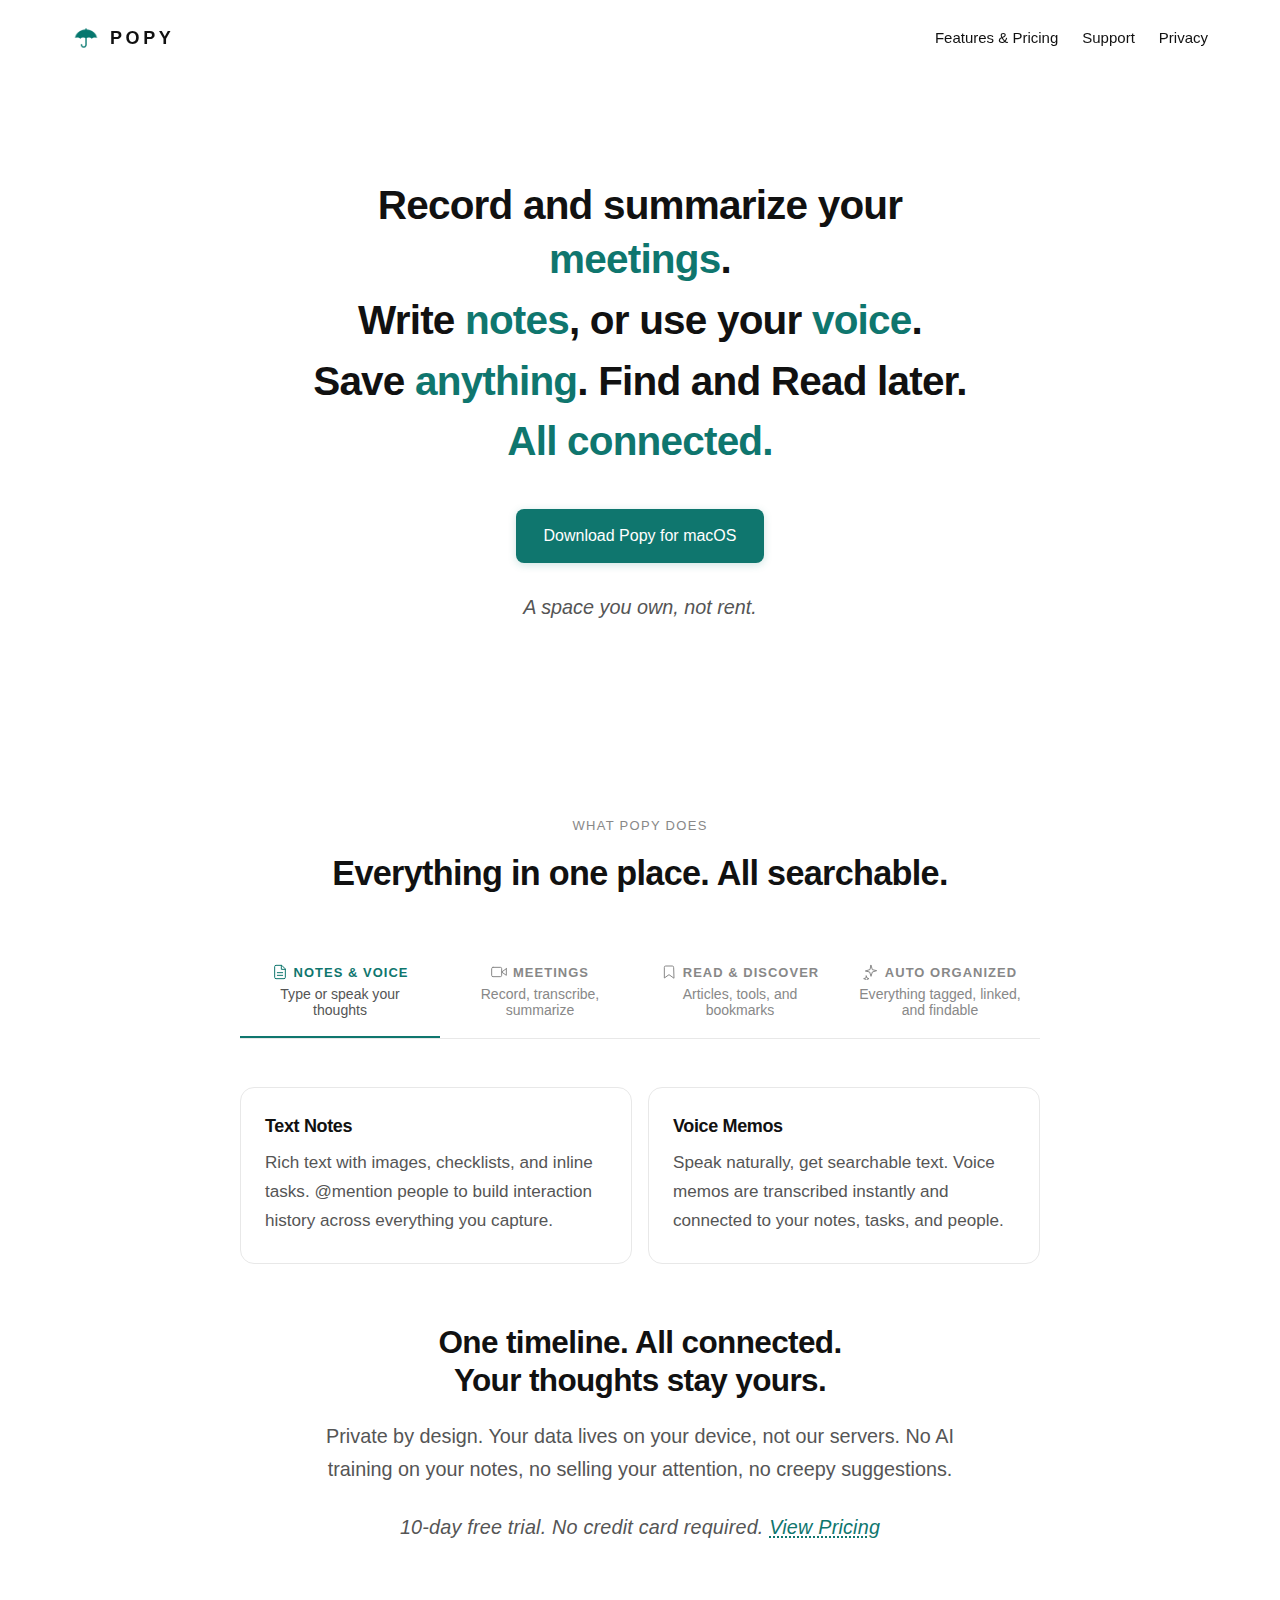
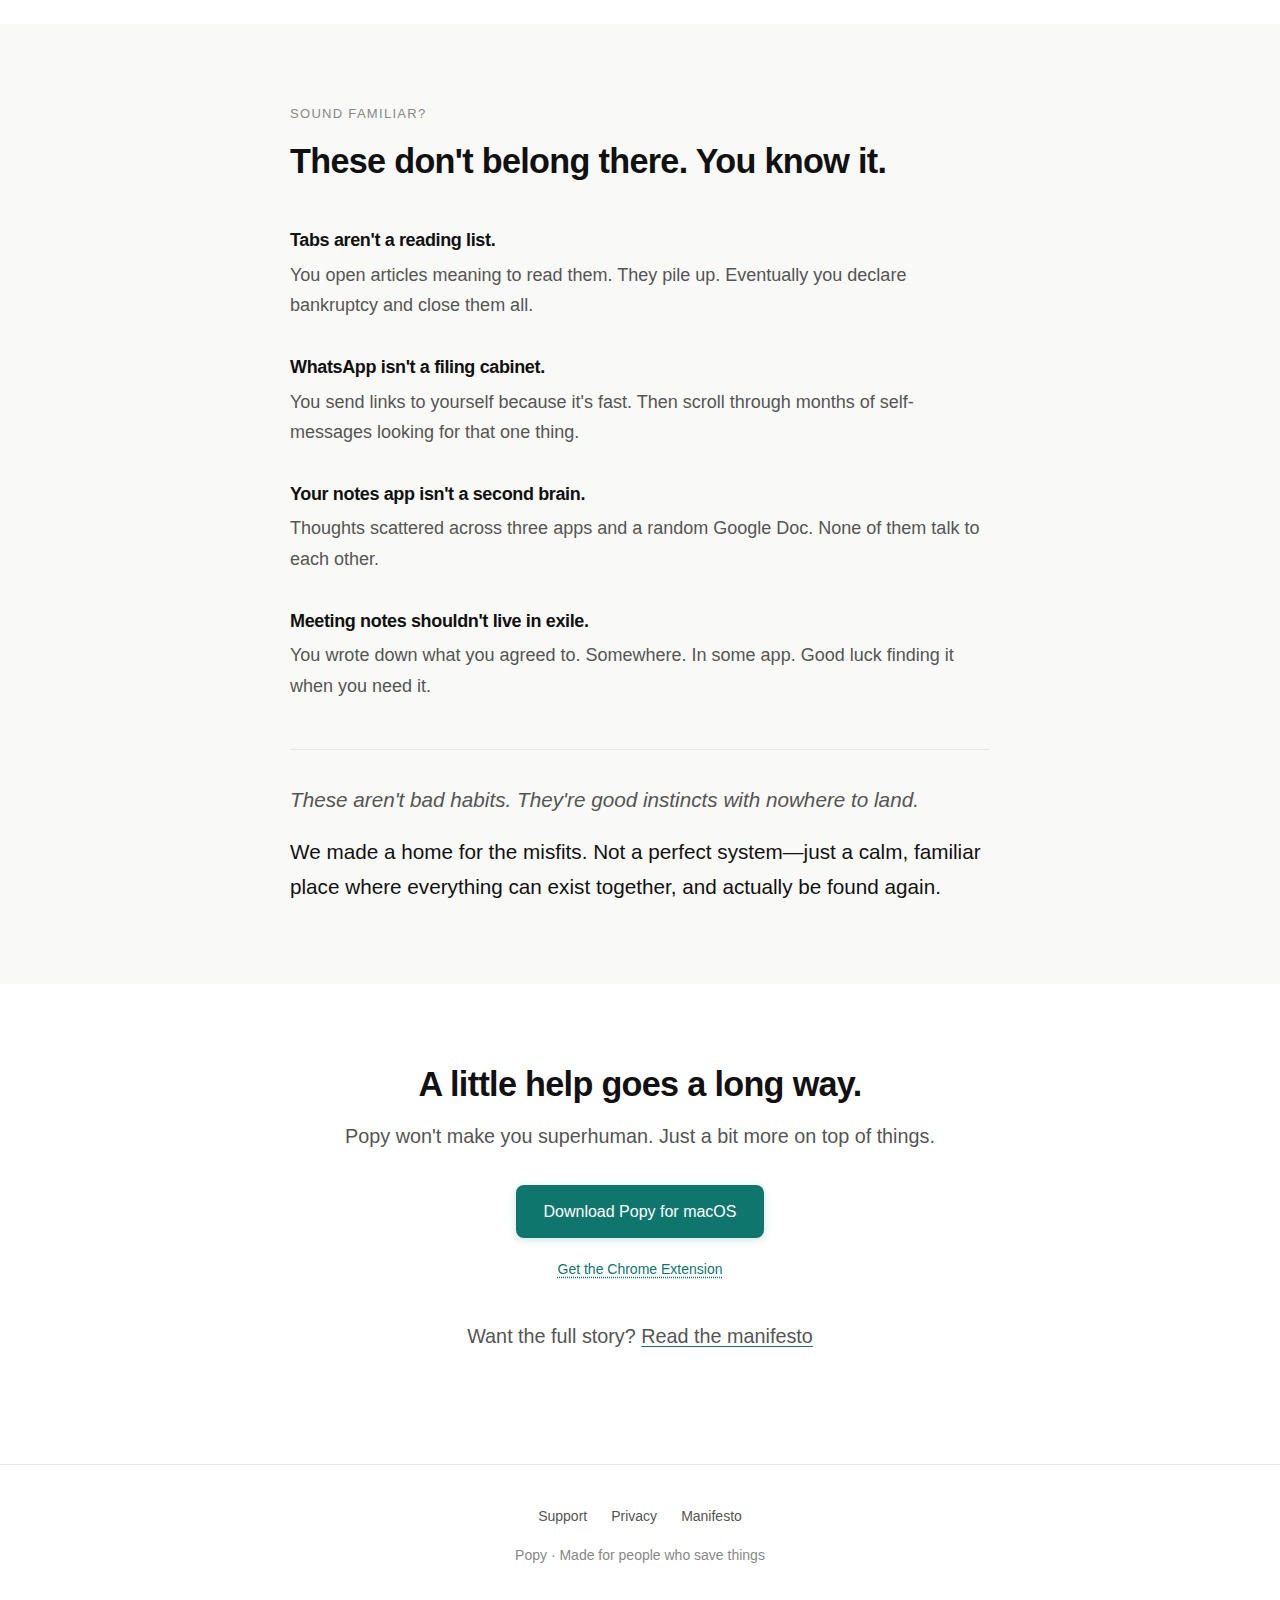
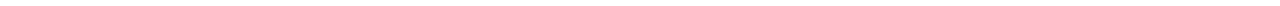
<file: index.html>
<!DOCTYPE html>
<html lang="en">
<head>
  <meta charset="UTF-8">
  <meta name="viewport" content="width=device-width, initial-scale=1.0">
  <meta name="description" content="Popy – Never lose what was said. Meeting recording and voice notes — transcribed, summarized, searchable.">
  <meta name="keywords" content="productivity, notes, second brain, personal knowledge management">
  <meta name="author" content="Popy">

  <!-- Open Graph / Social Media -->
  <meta property="og:type" content="website">
  <meta property="og:title" content="Popy – Never lose what was said">
  <meta property="og:description" content="Meeting recording and voice notes — transcribed, summarized, searchable. Connected to your notes, reading, and tasks.">
  <meta property="og:url" content="https://popy.app">

  <title>Popy | organise your ideas</title>

  <!-- Favicon -->
  <link rel="icon" type="image/png" href="public/images/favicon.png">

  <!-- Styles -->
  <link rel="stylesheet" href="css/styles.css">

  <!-- Preload critical assets -->
  <link rel="preload" href="css/styles.css" as="style">
  <link rel="preload" href="js/main.js" as="script">
</head>
<body>

  <!-- Header -->
  <header>
    <a href="index.html" class="logo"><img src="public/images/logo.png" alt="Popy logo">Popy</a>
    <button class="hamburger" aria-label="Menu"><span></span><span></span><span></span></button>
    <nav class="header-nav">
      <a href="pricing.html">Features & Pricing</a>
      <a href="support.html">Support</a>
      <a href="privacy.html">Privacy</a>
    </nav>
  </header>

  <!-- Hero Section -->
  <section class="hero" id="download">
    <div class="hero-subtext">
      <p>Record and summarize your <span class="teal">meetings</span>.</p>
      <p>Write <span class="teal">notes</span>, or use your <span class="teal">voice</span>.</p>
      <p>Save <span class="teal">anything</span>. Find and Read later.</p>
      <p><span class="teal">All connected.</span></p>
    </div>
    <div class="hero-cta">
      <a href="https://pub-a49d8152e2ad4e1480829172abb5d7a9.r2.dev/releases/v0.1.8/Popy_0.1.8_aarch64.dmg" class="btn btn-primary">Download Popy for macOS</a>
      <p class="hero-tagline">A space you own, not rent.</p>
    </div>
  </section>

  <!-- Features Section -->
  <section class="features">
    <div class="features-header">
      <div class="section-label">What Popy does</div>
      <h2>Everything in one place. All searchable.</h2>
    </div>

    <div class="feature-tabs">
      <div class="tab-nav" role="tablist">
        <button class="tab-btn active" data-tab="notes" role="tab" aria-selected="true">
          <span class="tab-label"><span class="tab-icon"><svg viewBox="0 0 24 24" fill="none" stroke="currentColor" stroke-width="1.5" stroke-linecap="round" stroke-linejoin="round"><path d="M14 2H6a2 2 0 0 0-2 2v16a2 2 0 0 0 2 2h12a2 2 0 0 0 2-2V8z"/><path d="M14 2v6h6"/><path d="M16 13H8"/><path d="M16 17H8"/></svg></span><span class="tab-title">Notes & Voice</span></span>
          <span class="tab-subtitle">Type or speak your thoughts</span>
        </button>
        <button class="tab-btn" data-tab="meetings" role="tab" aria-selected="false">
          <span class="tab-label"><span class="tab-icon"><svg viewBox="0 0 24 24" fill="none" stroke="currentColor" stroke-width="1.5" stroke-linecap="round" stroke-linejoin="round"><path d="M23 7l-7 5 7 5V7z"/><rect x="1" y="5" width="15" height="14" rx="2"/></svg></span><span class="tab-title">Meetings</span></span>
          <span class="tab-subtitle">Record, transcribe, summarize</span>
        </button>
        <button class="tab-btn" data-tab="reads" role="tab" aria-selected="false">
          <span class="tab-label"><span class="tab-icon"><svg viewBox="0 0 24 24" fill="none" stroke="currentColor" stroke-width="1.5" stroke-linecap="round" stroke-linejoin="round"><path d="M19 21l-7-5-7 5V5a2 2 0 0 1 2-2h10a2 2 0 0 1 2 2z"/></svg></span><span class="tab-title">Read & Discover</span></span>
          <span class="tab-subtitle">Articles, tools, and bookmarks</span>
        </button>
        <button class="tab-btn" data-tab="ai" role="tab" aria-selected="false">
          <span class="tab-label"><span class="tab-icon"><svg viewBox="0 0 24 24" fill="none" stroke="currentColor" stroke-width="1.5" stroke-linecap="round" stroke-linejoin="round"><path d="M12 2l2 6.5L20.5 10l-6.5 2L12 18.5 10 12l-6.5-1.5L10 8.5z"/><path d="M5 18l1 3 3 1-3 1-1 3-1-3-3-1 3-1z"/></svg></span><span class="tab-title">Auto Organized</span></span>
          <span class="tab-subtitle">Everything tagged, linked, and findable</span>
        </button>
      </div>

      <div class="tab-panels">
        <!-- Tab 1: Notes & Voice -->
        <div class="tab-panel active" data-tab="notes" role="tabpanel">
          <div class="tab-cards">
            <div class="tab-card">
              <h4 class="tab-card-title">Text Notes</h4>
              <p class="tab-card-text">Rich text with images, checklists, and inline tasks. @mention people to build interaction history across everything you capture.</p>
            </div>
            <div class="tab-card">
              <h4 class="tab-card-title">Voice Memos</h4>
              <p class="tab-card-text">Speak naturally, get searchable text. Voice memos are transcribed instantly and connected to your notes, tasks, and people.</p>
            </div>
          </div>
        </div>

        <!-- Tab 2: Meetings -->
        <div class="tab-panel" data-tab="meetings" role="tabpanel">
          <div class="tab-cards">
            <div class="tab-card">
              <h4 class="tab-card-title">Record & Transcribe</h4>
              <p class="tab-card-text">Auto-detects Zoom, Meet, and Teams. Full transcription with speaker identification — no extra apps or browser tabs needed.</p>
            </div>
            <div class="tab-card">
              <h4 class="tab-card-title">Summarize & Act</h4>
              <p class="tab-card-text">AI-generated summaries and meeting minutes. Action items are extracted as tasks automatically, so nothing falls through.</p>
            </div>
          </div>
        </div>

        <!-- Tab 3: Read & Discover -->
        <div class="tab-panel" data-tab="reads" role="tabpanel">
          <div class="tab-cards">
            <div class="tab-card">
              <h4 class="tab-card-title">Save & Read</h4>
              <p class="tab-card-text">One-click browser extension saves articles with full content extraction. Read distraction-free, even offline.</p>
            </div>
            <div class="tab-card">
              <h4 class="tab-card-title">Track & Organize</h4>
              <p class="tab-card-text">Track tools and products you discover — from To Try, to Tried, to Using. Organize everything with folders and tags.</p>
            </div>
          </div>
        </div>

        <!-- Tab 4: Auto Organized -->
        <div class="tab-panel" data-tab="ai" role="tabpanel">
          <div class="tab-cards">
            <div class="tab-card">
              <h4 class="tab-card-title">Smart Search</h4>
              <p class="tab-card-text">One search across notes, articles, meetings, and tasks. AI-powered summaries and citations surface exactly what you need.</p>
            </div>
            <div class="tab-card">
              <h4 class="tab-card-title">Auto Tags & Links</h4>
              <p class="tab-card-text">Titles, tags, and folders are suggested automatically. Related content surfaces when you need it — connections you'd miss.</p>
            </div>
          </div>
        </div>
      </div>
    </div>

    <!-- Integration + Privacy Message -->
    <div class="integration">
      <h3>One timeline. All connected.<br>Your thoughts stay yours.</h3>
      <p>Private by design. Your data lives on your device, not our servers. No AI training on your notes, no selling your attention, no creepy suggestions.</p>
      <p class="pricing-teaser">10-day free trial. No credit card required. <a href="pricing.html">View Pricing</a></p>
    </div>
  </section>

  <!-- Misfits Section -->
  <section class="misfits">
    <div class="misfits-inner">
      <div class="section-label">Sound familiar?</div>
      <h2>These don't belong there. You know it.</h2>

      <div class="misfit-items">
        <div class="misfit-item">
          <h4>Tabs aren't a reading list.</h4>
          <p>You open articles meaning to read them. They pile up. Eventually you declare bankruptcy and close them all.</p>
        </div>

        <div class="misfit-item">
          <h4>WhatsApp isn't a filing cabinet.</h4>
          <p>You send links to yourself because it's fast. Then scroll through months of self-messages looking for that one thing.</p>
        </div>

        <div class="misfit-item">
          <h4>Your notes app isn't a second brain.</h4>
          <p>Thoughts scattered across three apps and a random Google Doc. None of them talk to each other.</p>
        </div>

        <div class="misfit-item">
          <h4>Meeting notes shouldn't live in exile.</h4>
          <p>You wrote down what you agreed to. Somewhere. In some app. Good luck finding it when you need it.</p>
        </div>
      </div>

      <div class="misfits-transition">
        <p><em>These aren't bad habits. They're good instincts with nowhere to land.</em></p>
        <p>We made a home for the misfits. Not a perfect system—just a calm, familiar place where everything can exist together, and actually be found again.</p>
      </div>
    </div>
  </section>

  <!-- Final CTA Section -->
  <section class="final-cta">
    <h2>A little help goes a long way.</h2>
    <p>Popy won't make you superhuman. Just a bit more on top of things.</p>
    <a href="https://pub-a49d8152e2ad4e1480829172abb5d7a9.r2.dev/releases/v0.1.8/Popy_0.1.8_aarch64.dmg" class="btn btn-primary">Download Popy for macOS</a>
    <a href="https://chromewebstore.google.com/detail/kieacaecighpfcoglnljgbjciabgkkdk" class="extension-link" target="_blank" rel="noopener">Get the Chrome Extension</a>
    <p class="manifesto-link">Want the full story? <a href="manifesto.html">Read the manifesto</a></p>
  </section>

  <!-- Footer -->
  <footer>
    <div class="footer-links">
      <a href="support.html">Support</a>
      <a href="privacy.html">Privacy</a>
      <a href="manifesto.html">Manifesto</a>
    </div>
    <p>Popy · Made for people who save things</p>
  </footer>

  <!-- Scripts -->
  <script src="js/main.js"></script>

</body>
</html>
</file>
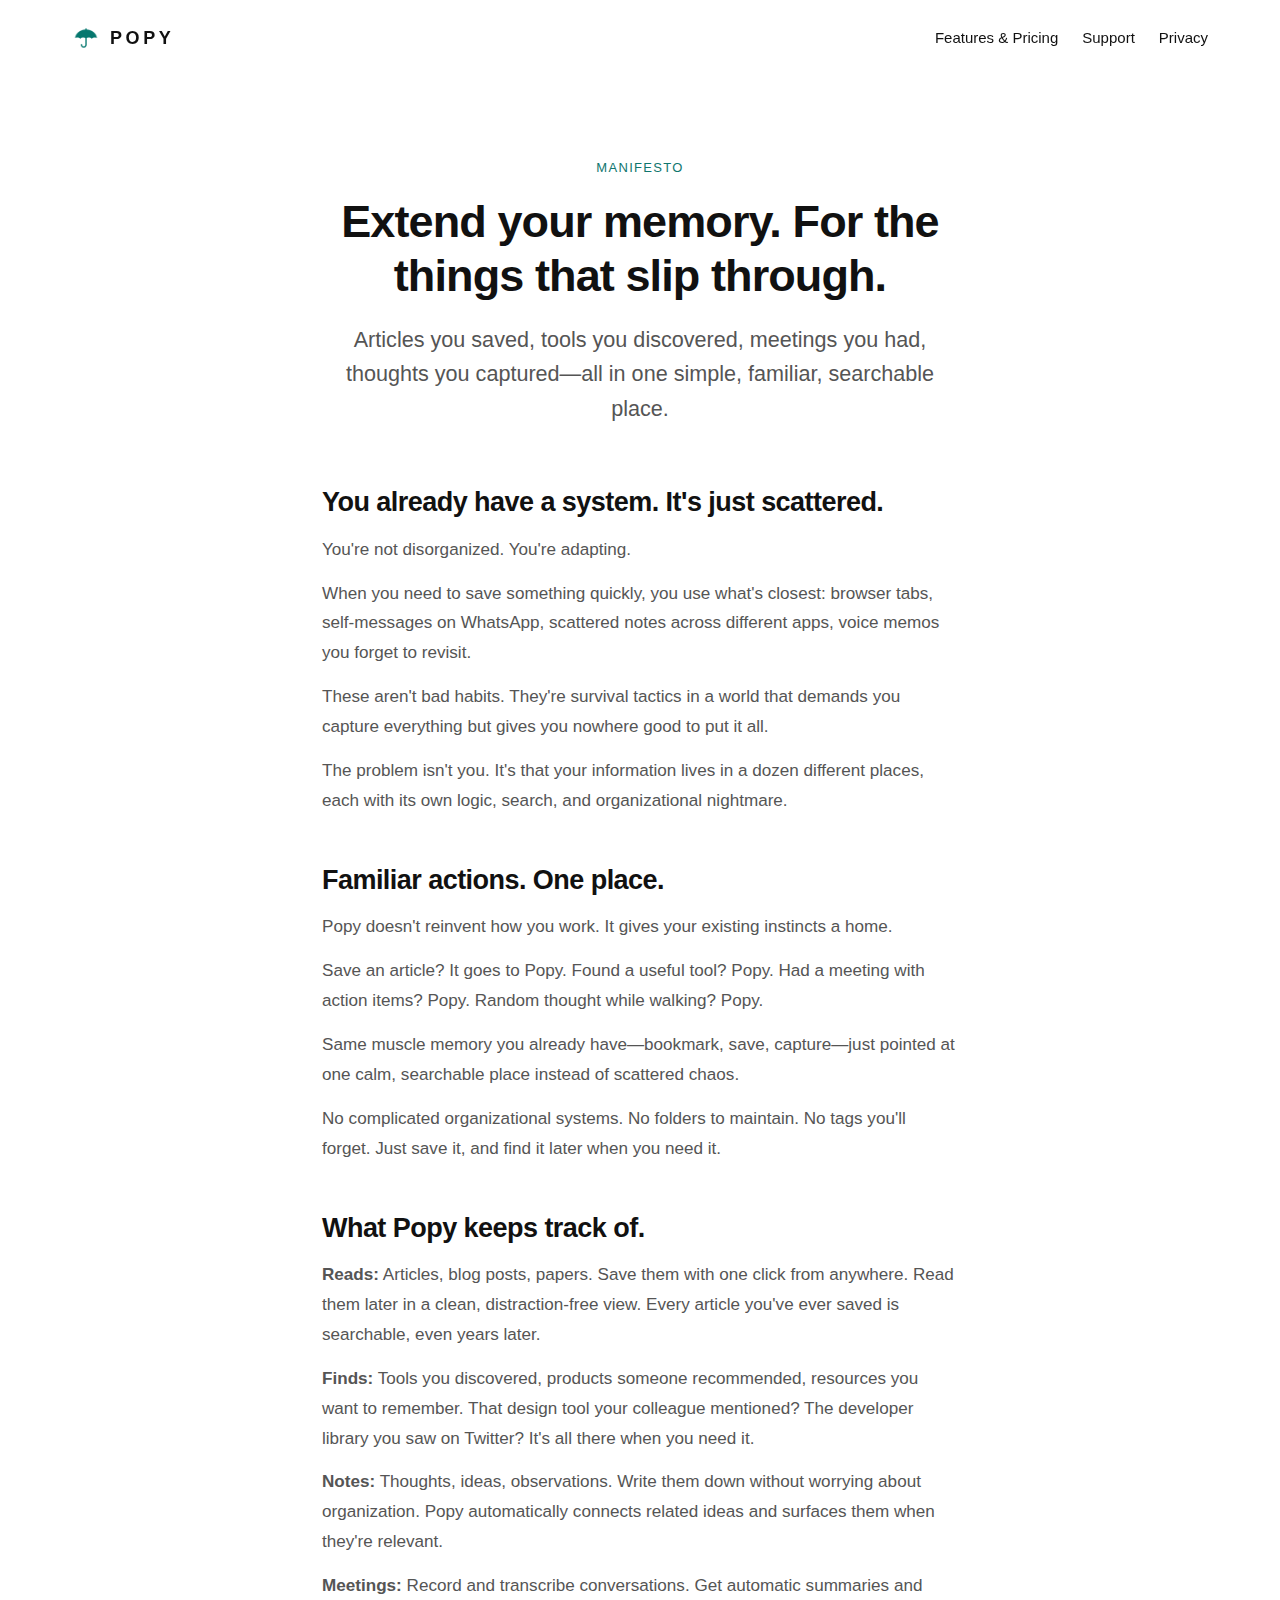
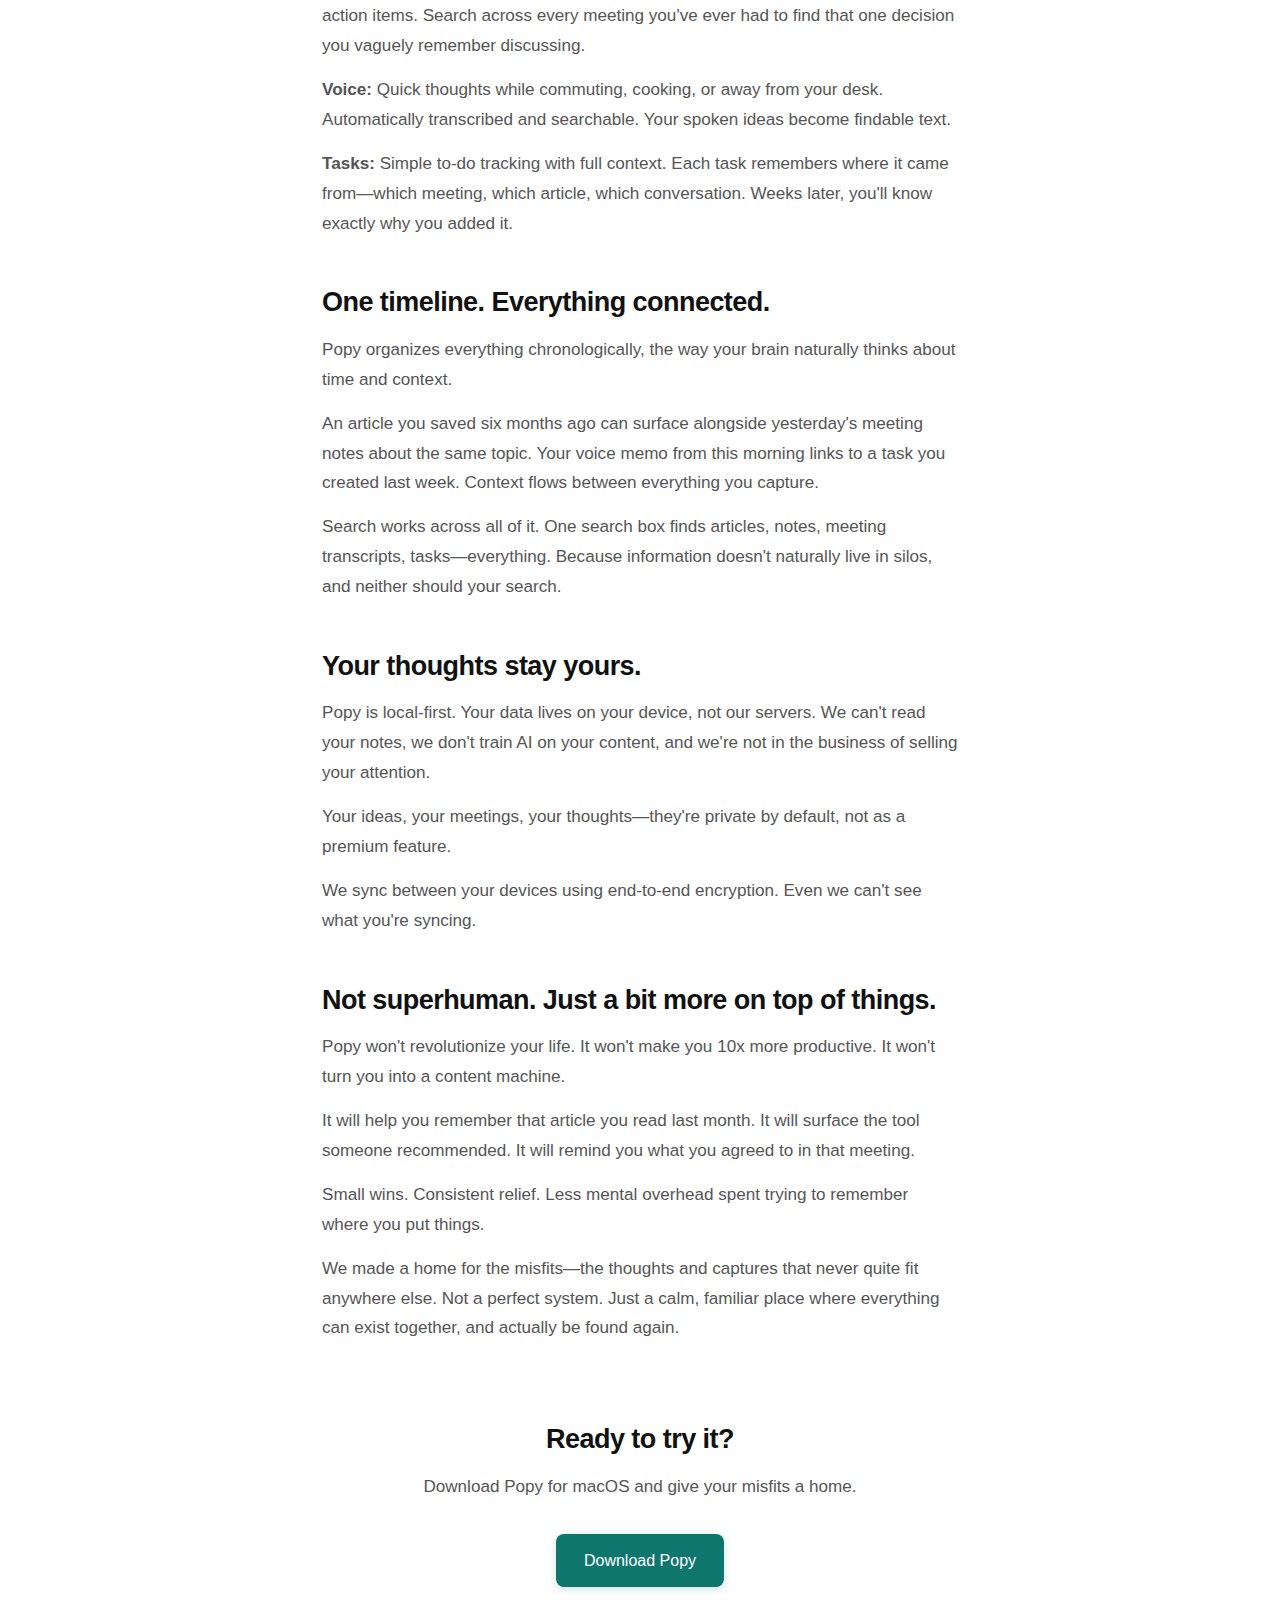
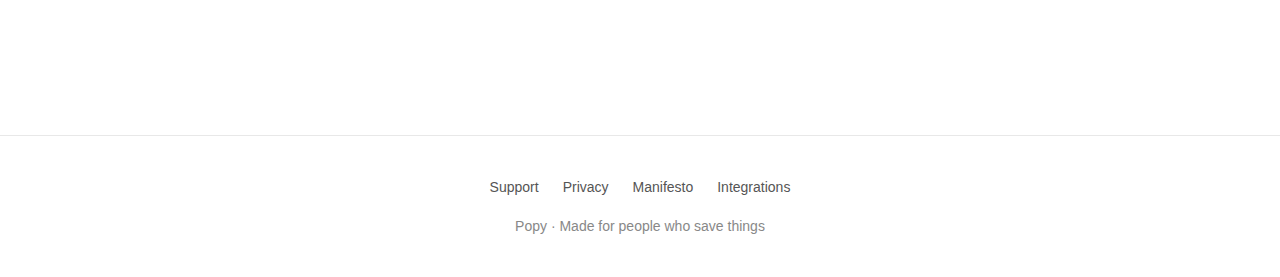
<file: manifesto.html>
<!DOCTYPE html>
<html lang="en">
<head>
  <meta charset="UTF-8">
  <meta name="viewport" content="width=device-width, initial-scale=1.0">
  <meta name="description" content="The Popy Manifesto – Extend your memory. For the things that slip through.">
  <meta name="author" content="Popy">

  <title>Manifesto | Popy</title>

  <!-- Favicon -->
  <link rel="icon" type="image/png" href="public/images/favicon.png">

  <!-- Styles -->
  <link rel="stylesheet" href="css/styles.css">
</head>
<body>

  <!-- Header -->
  <header>
    <a href="index.html" class="logo"><img src="public/images/logo.png" alt="Popy logo">Popy</a>
    <button class="hamburger" aria-label="Menu"><span></span><span></span><span></span></button>
    <nav class="header-nav">
      <a href="pricing.html">Features & Pricing</a>
      <a href="support.html">Support</a>
      <a href="privacy.html">Privacy</a>
    </nav>
  </header>

  <!-- Page Header -->
  <div class="page-header">
    <div class="page-label">Manifesto</div>
    <h1>Extend your memory. For the things that slip through.</h1>
    <p>Articles you saved, tools you discovered, meetings you had, thoughts you captured—all in one simple, familiar, searchable place.</p>
  </div>

  <!-- Page Content -->
  <div class="page-content">

    <!-- Section 1: The Problem -->
    <section class="page-section">
      <h2>You already have a system. It's just scattered.</h2>
      <p>You're not disorganized. You're adapting.</p>
      <p>When you need to save something quickly, you use what's closest: browser tabs, self-messages on WhatsApp, scattered notes across different apps, voice memos you forget to revisit.</p>
      <p>These aren't bad habits. They're survival tactics in a world that demands you capture everything but gives you nowhere good to put it all.</p>
      <p>The problem isn't you. It's that your information lives in a dozen different places, each with its own logic, search, and organizational nightmare.</p>
    </section>

    <!-- Section 2: The Solution -->
    <section class="page-section">
      <h2>Familiar actions. One place.</h2>
      <p>Popy doesn't reinvent how you work. It gives your existing instincts a home.</p>
      <p>Save an article? It goes to Popy. Found a useful tool? Popy. Had a meeting with action items? Popy. Random thought while walking? Popy.</p>
      <p>Same muscle memory you already have—bookmark, save, capture—just pointed at one calm, searchable place instead of scattered chaos.</p>
      <p>No complicated organizational systems. No folders to maintain. No tags you'll forget. Just save it, and find it later when you need it.</p>
    </section>

    <!-- Section 3: What Popy Keeps Track Of -->
    <section class="page-section">
      <h2>What Popy keeps track of.</h2>

      <p><strong>Reads:</strong> Articles, blog posts, papers. Save them with one click from anywhere. Read them later in a clean, distraction-free view. Every article you've ever saved is searchable, even years later.</p>

      <p><strong>Finds:</strong> Tools you discovered, products someone recommended, resources you want to remember. That design tool your colleague mentioned? The developer library you saw on Twitter? It's all there when you need it.</p>

      <p><strong>Notes:</strong> Thoughts, ideas, observations. Write them down without worrying about organization. Popy automatically connects related ideas and surfaces them when they're relevant.</p>

      <p><strong>Meetings:</strong> Record and transcribe conversations. Get automatic summaries and action items. Search across every meeting you've ever had to find that one decision you vaguely remember discussing.</p>

      <p><strong>Voice:</strong> Quick thoughts while commuting, cooking, or away from your desk. Automatically transcribed and searchable. Your spoken ideas become findable text.</p>

      <p><strong>Tasks:</strong> Simple to-do tracking with full context. Each task remembers where it came from—which meeting, which article, which conversation. Weeks later, you'll know exactly why you added it.</p>
    </section>

    <!-- Section 4: How It Works -->
    <section class="page-section">
      <h2>One timeline. Everything connected.</h2>
      <p>Popy organizes everything chronologically, the way your brain naturally thinks about time and context.</p>
      <p>An article you saved six months ago can surface alongside yesterday's meeting notes about the same topic. Your voice memo from this morning links to a task you created last week. Context flows between everything you capture.</p>
      <p>Search works across all of it. One search box finds articles, notes, meeting transcripts, tasks—everything. Because information doesn't naturally live in silos, and neither should your search.</p>
    </section>

    <!-- Section 5: Privacy -->
    <section class="page-section">
      <h2>Your thoughts stay yours.</h2>
      <p>Popy is local-first. Your data lives on your device, not our servers. We can't read your notes, we don't train AI on your content, and we're not in the business of selling your attention.</p>
      <p>Your ideas, your meetings, your thoughts—they're private by default, not as a premium feature.</p>
      <p>We sync between your devices using end-to-end encryption. Even we can't see what you're syncing.</p>
    </section>

    <!-- Section 6: Philosophy -->
    <section class="page-section">
      <h2>Not superhuman. Just a bit more on top of things.</h2>
      <p>Popy won't revolutionize your life. It won't make you 10x more productive. It won't turn you into a content machine.</p>
      <p>It will help you remember that article you read last month. It will surface the tool someone recommended. It will remind you what you agreed to in that meeting.</p>
      <p>Small wins. Consistent relief. Less mental overhead spent trying to remember where you put things.</p>
      <p>We made a home for the misfits—the thoughts and captures that never quite fit anywhere else. Not a perfect system. Just a calm, familiar place where everything can exist together, and actually be found again.</p>
    </section>

    <!-- CTA -->
    <section class="page-section" style="text-align: center; margin-top: 80px;">
      <h2>Ready to try it?</h2>
      <p style="margin-bottom: 32px;">Download Popy for macOS and give your misfits a home.</p>
      <a href="index.html#download" class="btn btn-primary">Download Popy</a>
    </section>

  </div>

  <!-- Footer -->
  <footer>
    <div class="footer-links">
      <a href="support.html">Support</a>
      <a href="privacy.html">Privacy</a>
      <a href="manifesto.html">Manifesto</a>
      <a href="mcp.html">Integrations</a>
    </div>
    <p>Popy · Made for people who save things</p>
  </footer>

  <!-- Scripts -->
  <script src="js/main.js"></script>

</body>
</html>
</file>
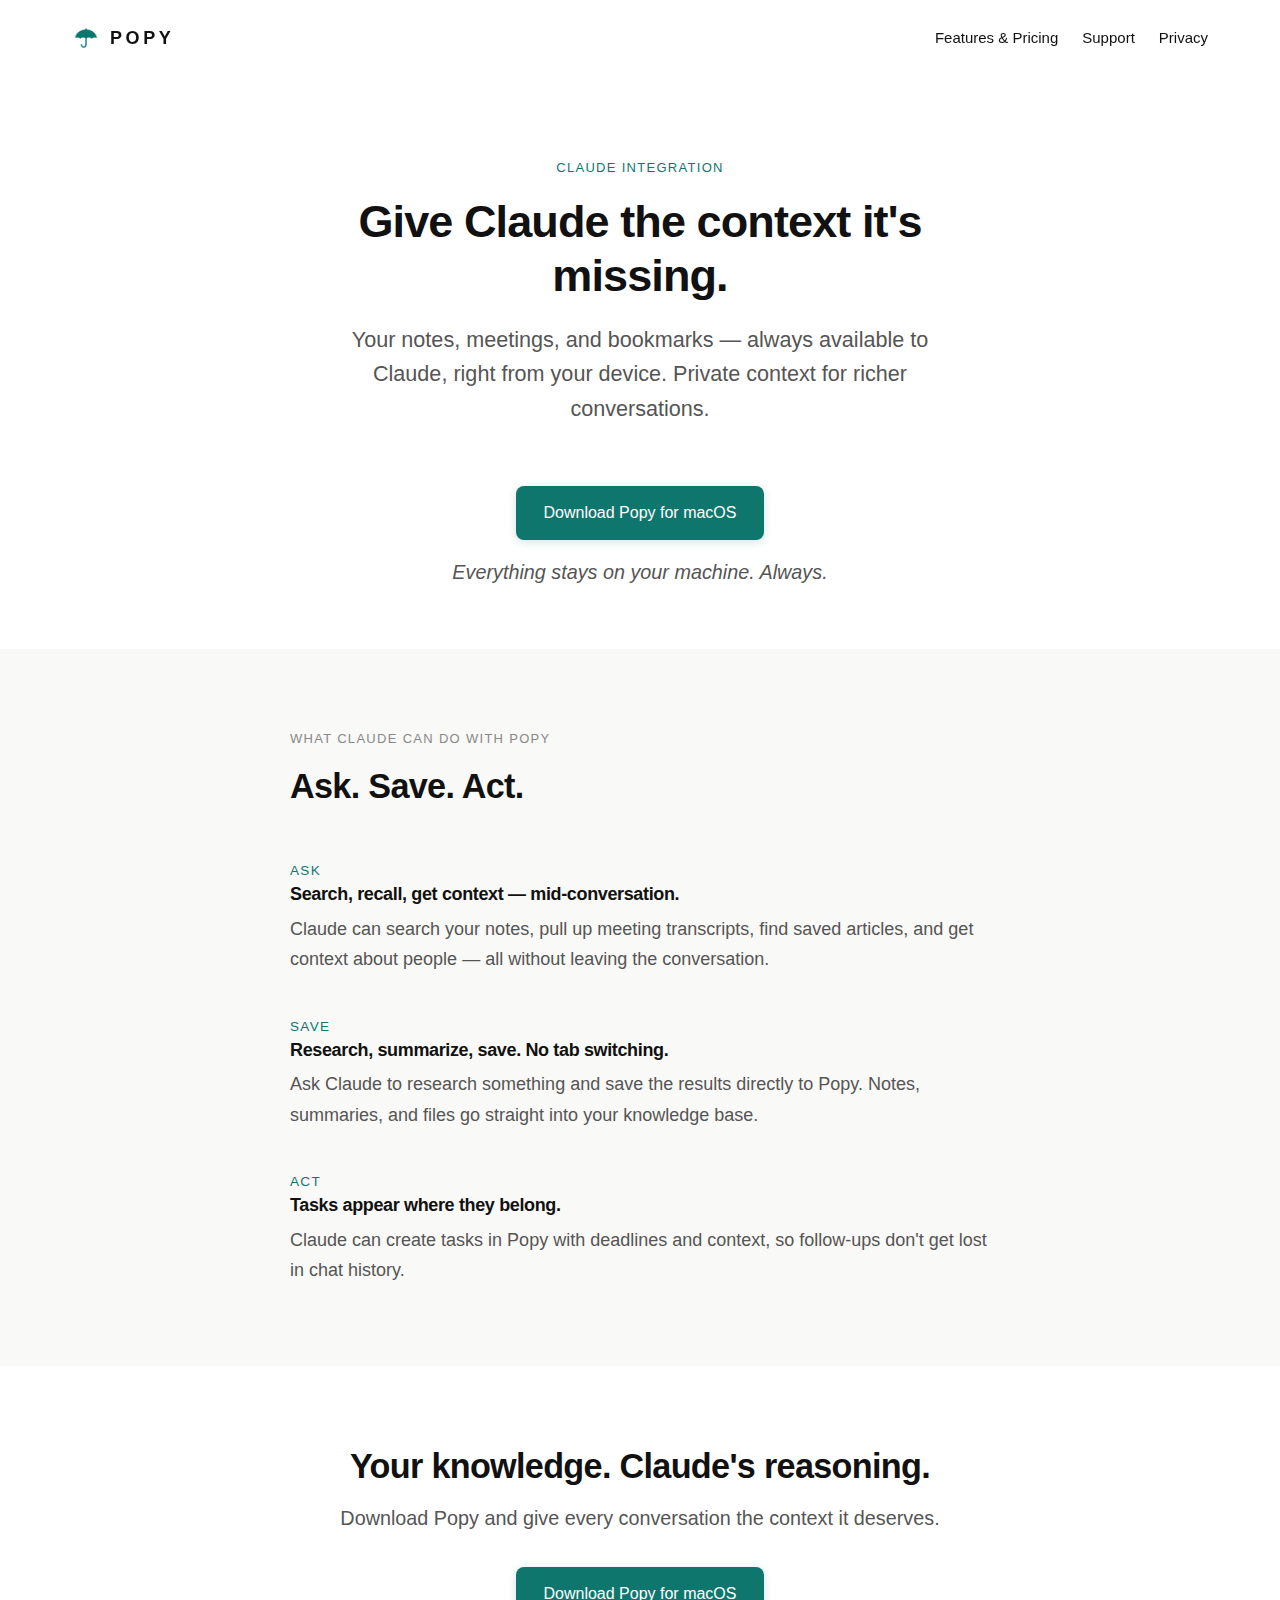
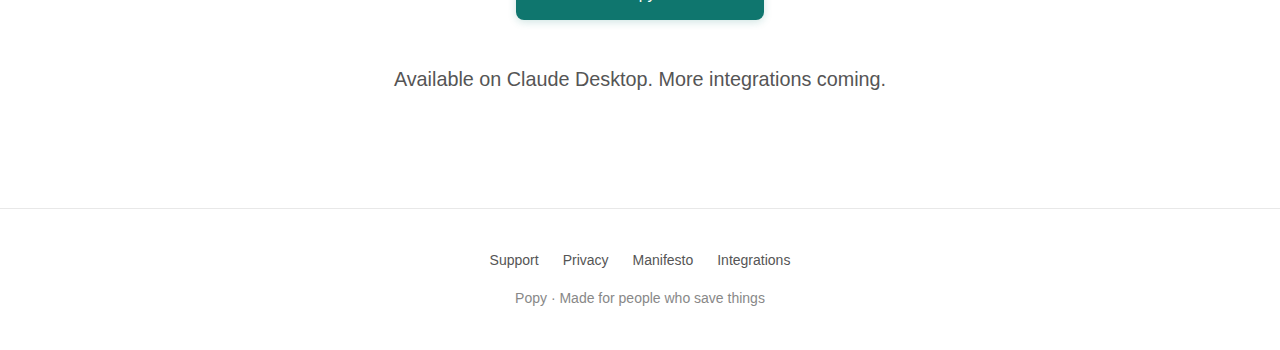
<file: mcp.html>
<!DOCTYPE html>
<html lang="en">
<head>
  <meta charset="UTF-8">
  <meta name="viewport" content="width=device-width, initial-scale=1.0">
  <meta name="description" content="Popy + Claude – Your notes, meetings, and bookmarks as context for Claude. Private. Local. Always available.">
  <meta name="author" content="Popy">

  <title>Claude Integration | Popy</title>

  <!-- Favicon -->
  <link rel="icon" type="image/png" href="public/images/favicon.png">

  <!-- Styles -->
  <link rel="stylesheet" href="css/styles.css">
</head>
<body>

  <!-- Header -->
  <header>
    <a href="index.html" class="logo"><img src="public/images/logo.png" alt="Popy logo">Popy</a>
    <button class="hamburger" aria-label="Menu"><span></span><span></span><span></span></button>
    <nav class="header-nav">
      <a href="pricing.html">Features & Pricing</a>
      <a href="support.html">Support</a>
      <a href="privacy.html">Privacy</a>
    </nav>
  </header>

  <!-- Page Header -->
  <div class="page-header">
    <div class="page-label">Claude Integration</div>
    <h1>Give Claude the context it's missing.</h1>
    <p>Your notes, meetings, and bookmarks — always available to Claude, right from your device. Private context for richer conversations.</p>
  </div>

  <!-- Download CTA -->
  <div class="pricing-hero-cta">
    <a href="https://pub-a49d8152e2ad4e1480829172abb5d7a9.r2.dev/releases/v0.1.8/Popy_0.1.8_aarch64.dmg" class="btn btn-primary">Download Popy for macOS</a>
    <p class="hero-tagline">Everything stays on your machine. Always.</p>
  </div>

  <!-- Capabilities -->
  <section class="mcp-capabilities">
    <div class="mcp-capabilities-inner">
      <div class="section-label">What Claude can do with Popy</div>
      <h2>Ask. Save. Act.</h2>

      <div class="mcp-capability-items">
        <div class="mcp-capability-item">
          <span class="feature-group-label">Ask</span>
          <h4>Search, recall, get context — mid-conversation.</h4>
          <p>Claude can search your notes, pull up meeting transcripts, find saved articles, and get context about people — all without leaving the conversation.</p>
        </div>

        <div class="mcp-capability-item">
          <span class="feature-group-label">Save</span>
          <h4>Research, summarize, save. No tab switching.</h4>
          <p>Ask Claude to research something and save the results directly to Popy. Notes, summaries, and files go straight into your knowledge base.</p>
        </div>

        <div class="mcp-capability-item">
          <span class="feature-group-label">Act</span>
          <h4>Tasks appear where they belong.</h4>
          <p>Claude can create tasks in Popy with deadlines and context, so follow-ups don't get lost in chat history.</p>
        </div>
      </div>
    </div>
  </section>

  <!-- Final CTA -->
  <section class="final-cta">
    <h2>Your knowledge. Claude's reasoning.</h2>
    <p>Download Popy and give every conversation the context it deserves.</p>
    <a href="https://pub-a49d8152e2ad4e1480829172abb5d7a9.r2.dev/releases/v0.1.8/Popy_0.1.8_aarch64.dmg" class="btn btn-primary">Download Popy for macOS</a>
    <p class="mcp-platform-note">Available on Claude Desktop. More integrations coming.</p>
  </section>

  <!-- Footer -->
  <footer>
    <div class="footer-links">
      <a href="support.html">Support</a>
      <a href="privacy.html">Privacy</a>
      <a href="manifesto.html">Manifesto</a>
      <a href="mcp.html">Integrations</a>
    </div>
    <p>Popy · Made for people who save things</p>
  </footer>

  <script src="js/main.js"></script>
</body>
</html>
</file>
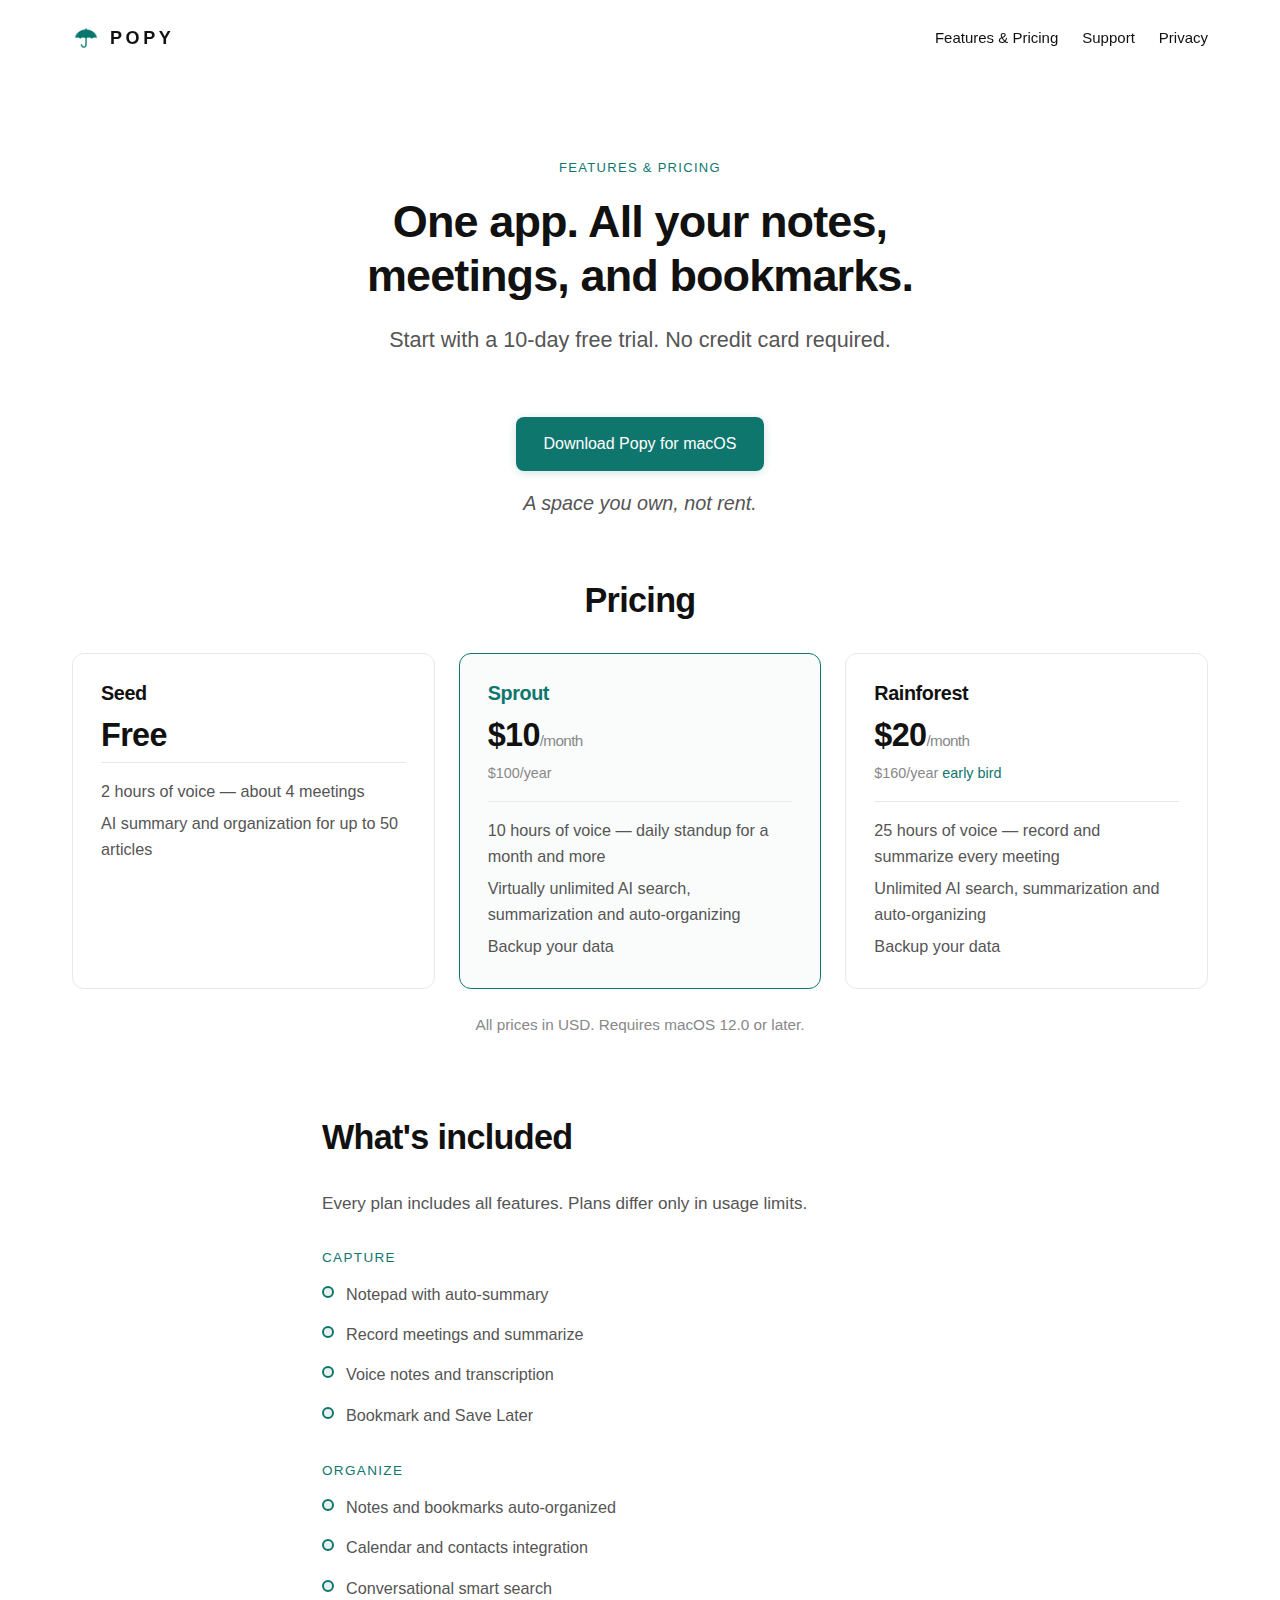
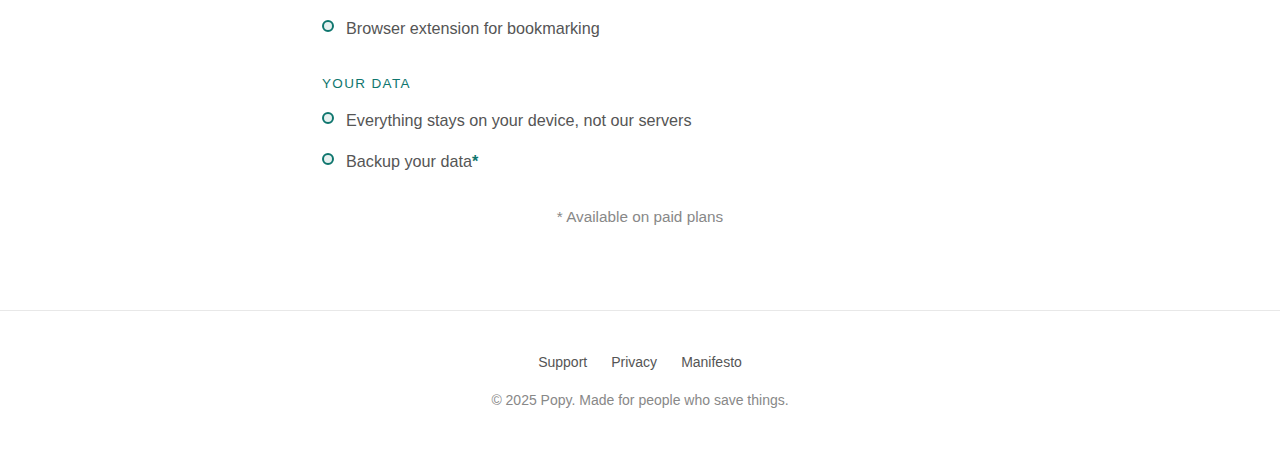
<file: pricing.html>
<!DOCTYPE html>
<html lang="en">
<head>
  <meta charset="UTF-8">
  <meta name="viewport" content="width=device-width, initial-scale=1.0">
  <meta name="description" content="Popy Features & Pricing – Start with a 10-day free trial. Plans from free to pro.">
  <meta name="author" content="Popy">

  <title>Features & Pricing | Popy</title>

  <!-- Favicon -->
  <link rel="icon" type="image/png" href="public/images/favicon.png">

  <!-- Styles -->
  <link rel="stylesheet" href="css/styles.css">
</head>
<body>

  <!-- Header -->
  <header>
    <a href="index.html" class="logo"><img src="public/images/logo.png" alt="Popy logo">Popy</a>
    <button class="hamburger" aria-label="Menu"><span></span><span></span><span></span></button>
    <nav class="header-nav">
      <a href="pricing.html">Features & Pricing</a>
      <a href="support.html">Support</a>
      <a href="privacy.html">Privacy</a>
    </nav>
  </header>

  <!-- Page Header -->
  <div class="page-header">
    <div class="page-label">Features & Pricing</div>
    <h1>One app. All your notes, meetings, and bookmarks.</h1>
    <p>Start with a 10-day free trial. No credit card required.</p>
  </div>

  <!-- Download CTA -->
  <div class="pricing-hero-cta">
    <a href="https://pub-a49d8152e2ad4e1480829172abb5d7a9.r2.dev/releases/v0.1.8/Popy_0.1.8_aarch64.dmg" class="btn btn-primary">Download Popy for macOS</a>
    <p class="hero-tagline">A space you own, not rent.</p>
  </div>

  <!-- Pricing Section -->
  <section class="pricing-section">
    <h2 class="pricing-section-title">Pricing</h2>
    <div class="pricing-rows">

      <!-- Seed -->
      <div class="pricing-row">
        <div class="pricing-row-plan">
          <h3 class="pricing-plan-name">Seed</h3>
          <span class="pricing-plan-price">Free</span>
        </div>
        <div class="pricing-row-details">
          <p>2 hours of voice — about 4 meetings</p>
          <p>AI summary and organization for up to 50 articles</p>
        </div>
      </div>

      <!-- Sprout -->
      <div class="pricing-row pricing-row-featured">
        <div class="pricing-row-plan">
          <h3 class="pricing-plan-name">Sprout</h3>
          <span class="pricing-plan-price">$10<span class="pricing-period">/month</span></span>
          <span class="pricing-annual">$100/year</span>
        </div>
        <div class="pricing-row-details">
          <p>10 hours of voice — daily standup for a month and more</p>
          <p>Virtually unlimited AI search, summarization and auto-organizing</p>
          <p>Backup your data</p>
        </div>
      </div>

      <!-- Rainforest -->
      <div class="pricing-row">
        <div class="pricing-row-plan">
          <h3 class="pricing-plan-name">Rainforest</h3>
          <span class="pricing-plan-price">$20<span class="pricing-period">/month</span></span>
          <span class="pricing-annual">$160/year <span class="pricing-save">early bird</span></span>
        </div>
        <div class="pricing-row-details">
          <p>25 hours of voice — record and summarize every meeting</p>
          <p>Unlimited AI search, summarization and auto-organizing</p>
          <p>Backup your data</p>
        </div>
      </div>

    </div>
    <p class="pricing-footnote">All prices in USD. Requires macOS 12.0 or later.</p>
  </section>

  <!-- Features Section -->
  <section class="pricing-features-section">
    <h2 class="pricing-section-title">What's included</h2>
    <p class="pricing-features-subtitle">Every plan includes all features. Plans differ only in usage limits.</p>

    <div class="feature-groups">
      <div class="feature-group">
        <h4 class="feature-group-label">Capture</h4>
        <ul class="pricing-feature-list">
          <li>Notepad with auto-summary</li>
          <li>Record meetings and summarize</li>
          <li>Voice notes and transcription</li>
          <li>Bookmark and Save Later</li>
        </ul>
      </div>

      <div class="feature-group">
        <h4 class="feature-group-label">Organize</h4>
        <ul class="pricing-feature-list">
          <li>Notes and bookmarks auto-organized</li>
          <li>Calendar and contacts integration</li>
          <li>Conversational smart search</li>
          <li>Browser extension for bookmarking</li>
        </ul>
      </div>

      <div class="feature-group">
        <h4 class="feature-group-label">Your Data</h4>
        <ul class="pricing-feature-list">
          <li>Everything stays on your device, not our servers</li>
          <li>Backup your data<span class="pricing-asterisk">*</span></li>
        </ul>
      </div>
    </div>

    <p class="pricing-footnote">* Available on paid plans</p>
  </section>

  <!-- Footer -->
  <footer>
    <div class="footer-content">
      <div class="footer-links">
        <a href="support.html">Support</a>
        <a href="privacy.html">Privacy</a>
        <a href="manifesto.html">Manifesto</a>
      </div>
      <p class="copyright">&copy; 2025 Popy. Made for people who save things.</p>
    </div>
  </footer>

  <script src="js/main.js"></script>
</body>
</html>
</file>
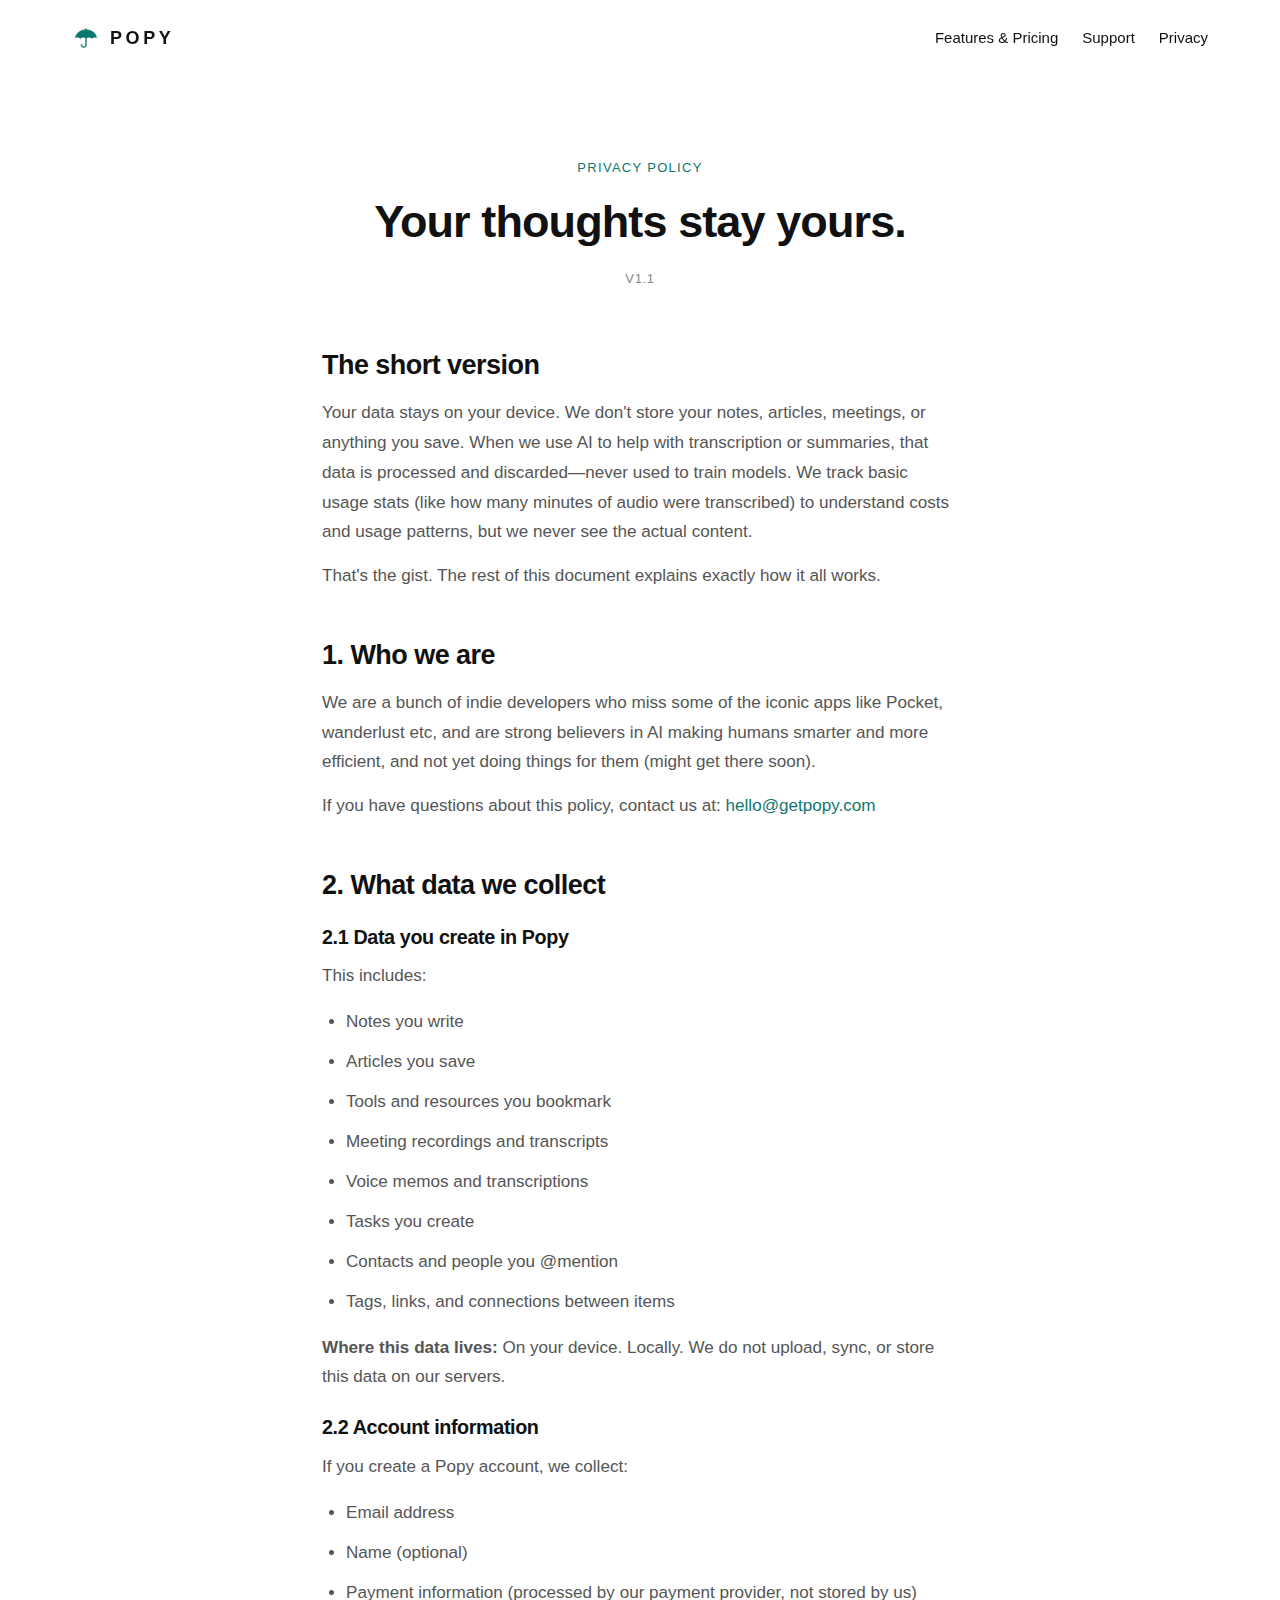
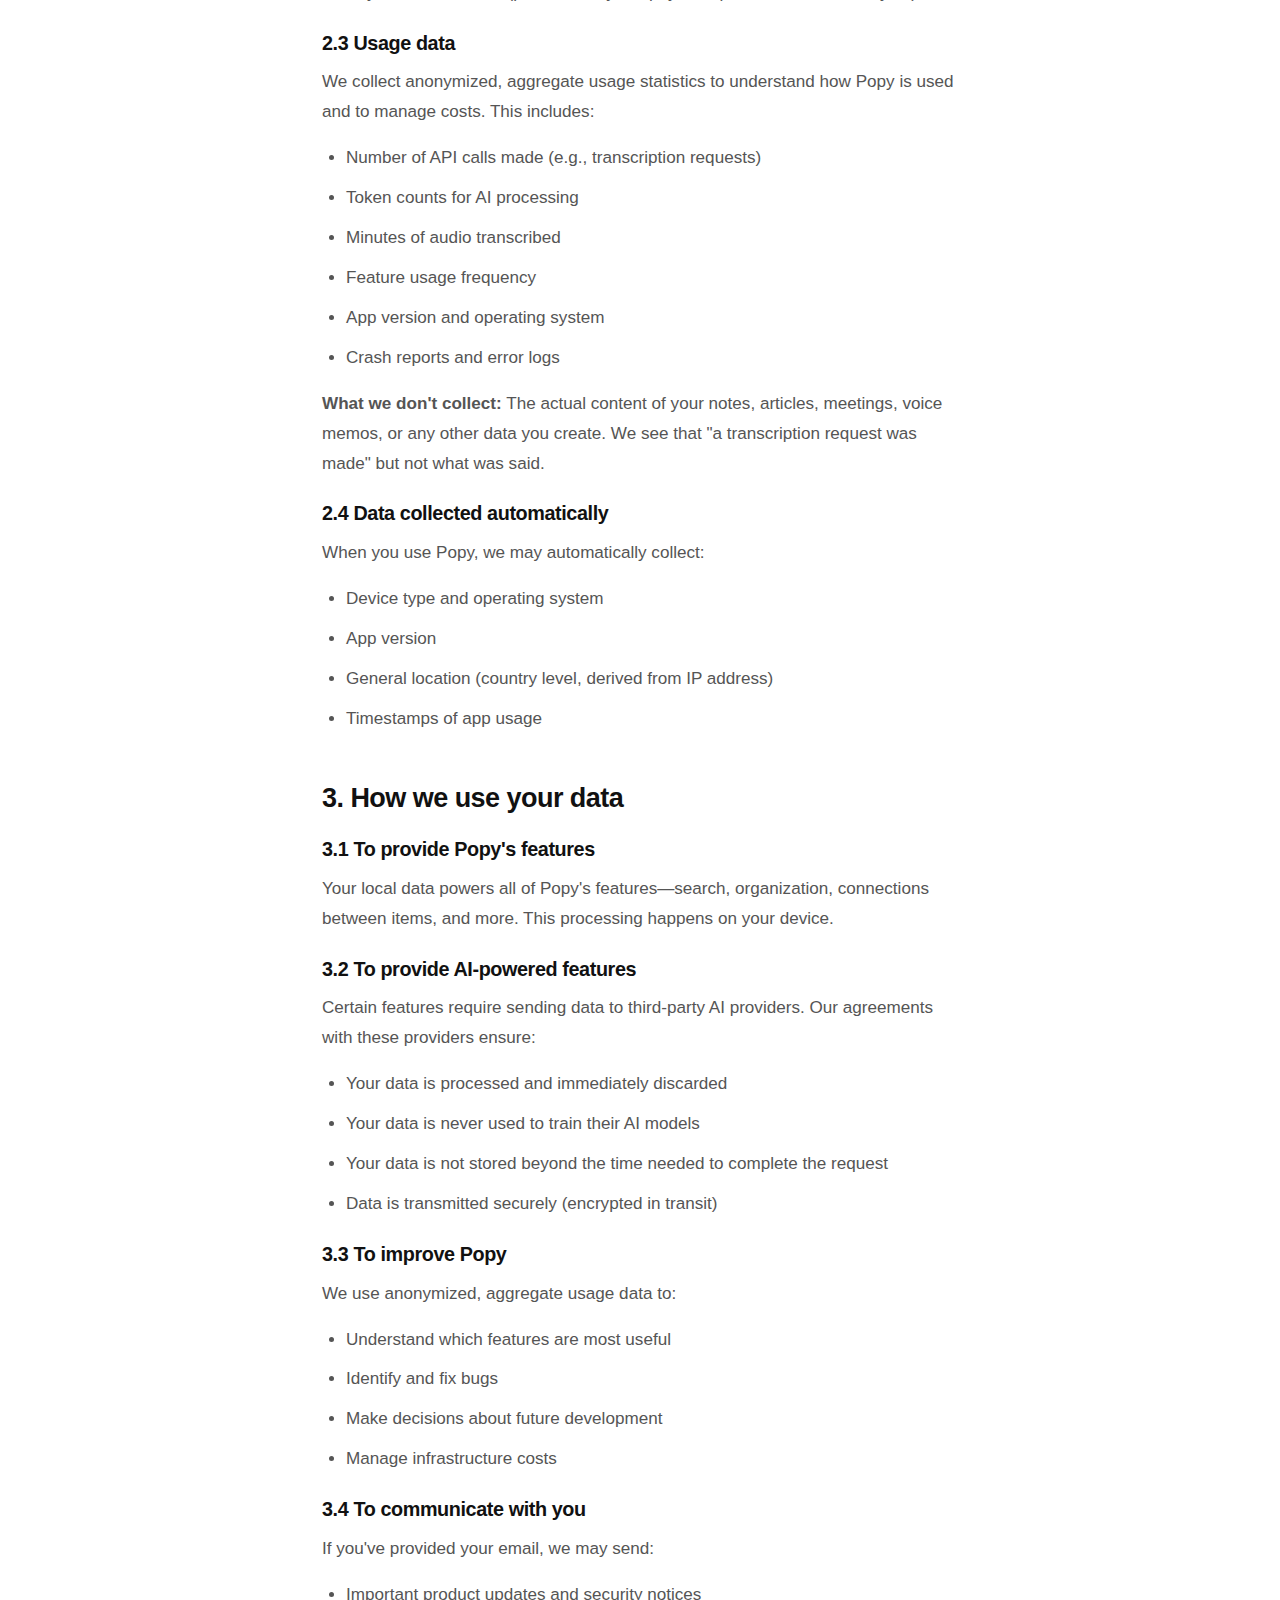
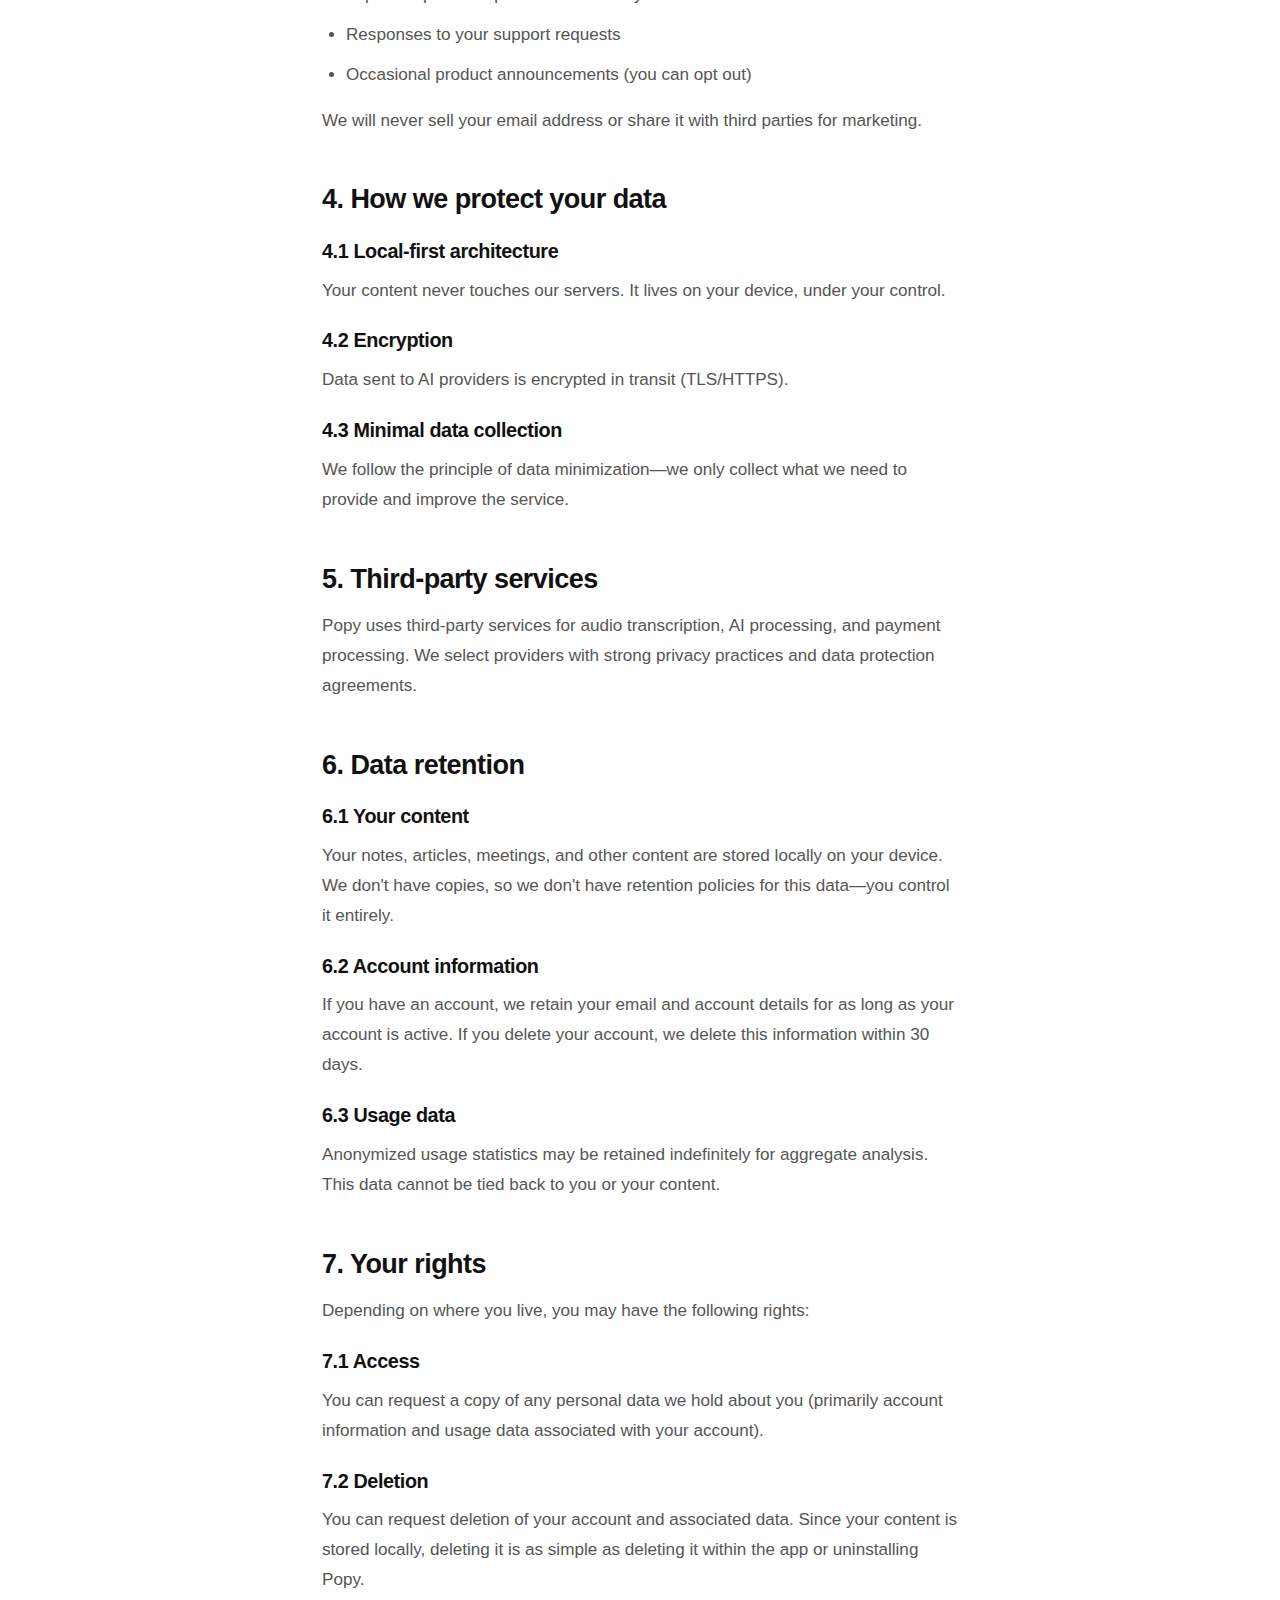
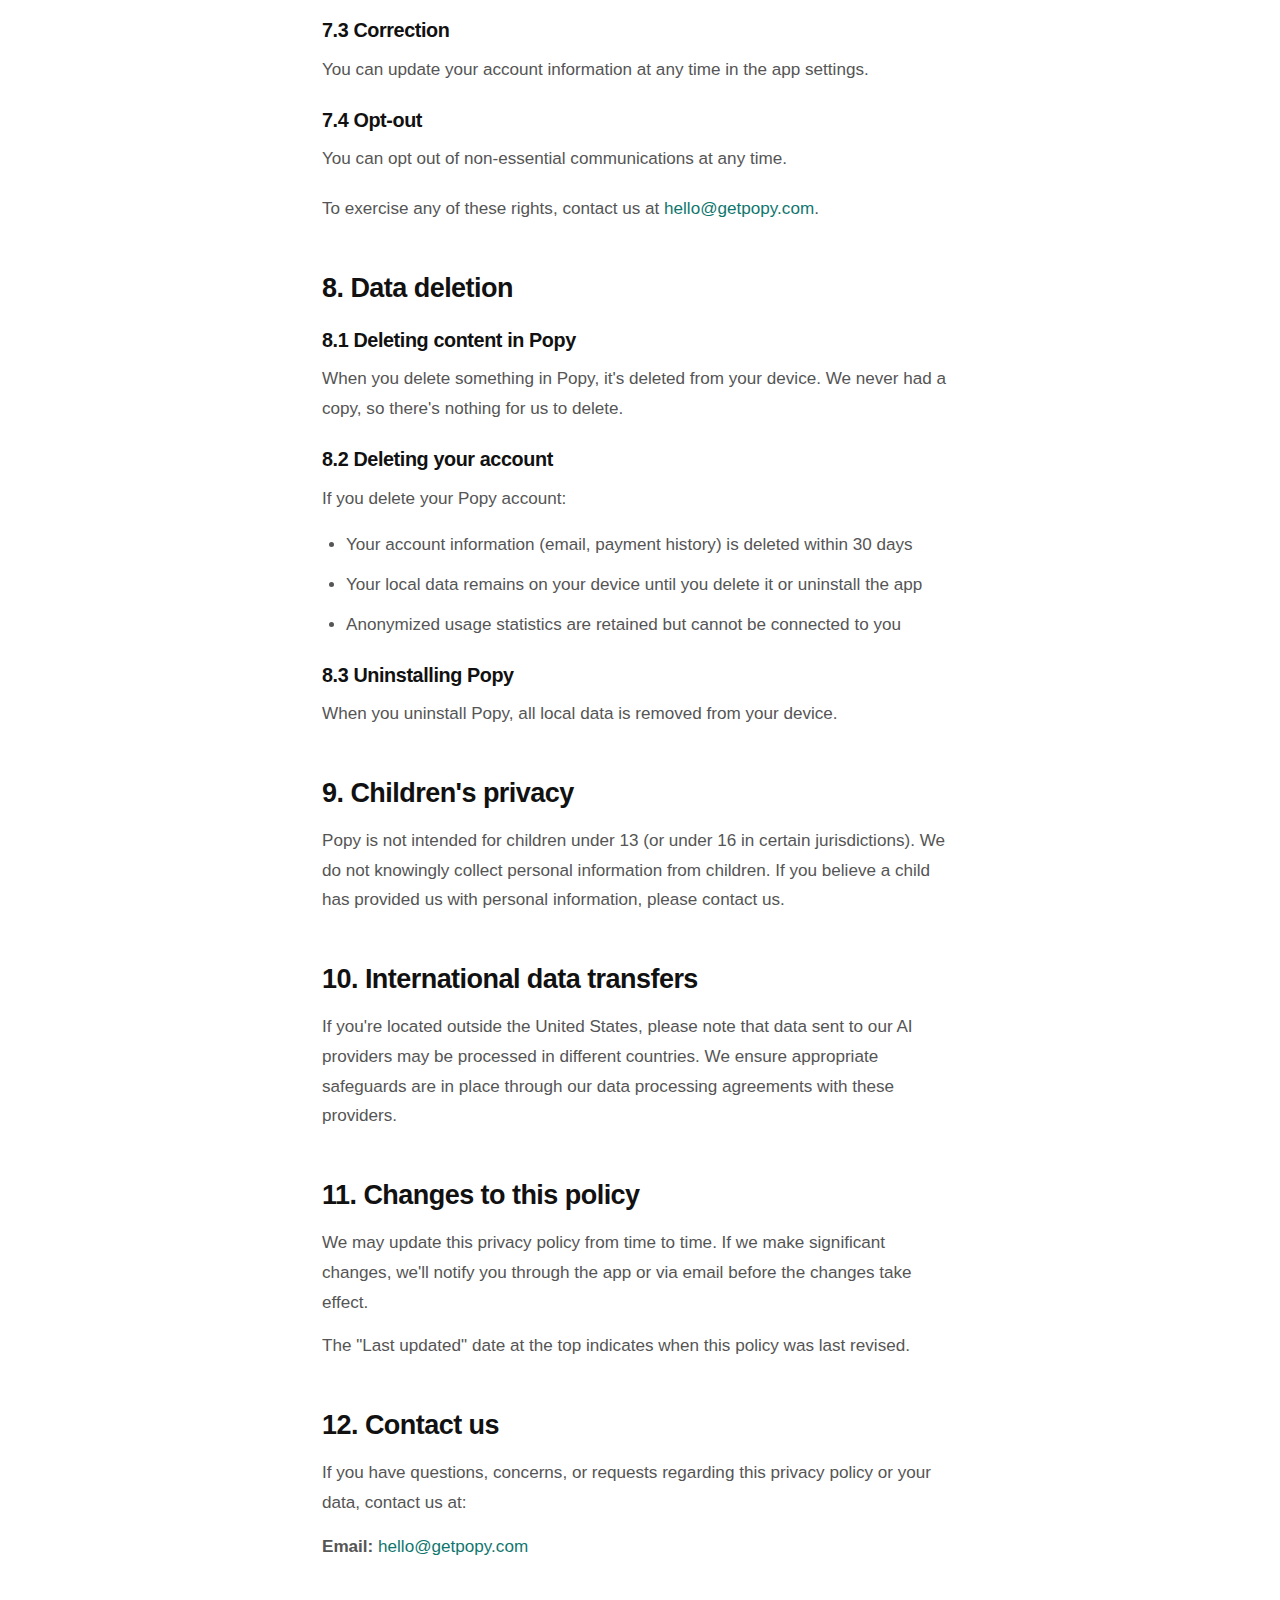
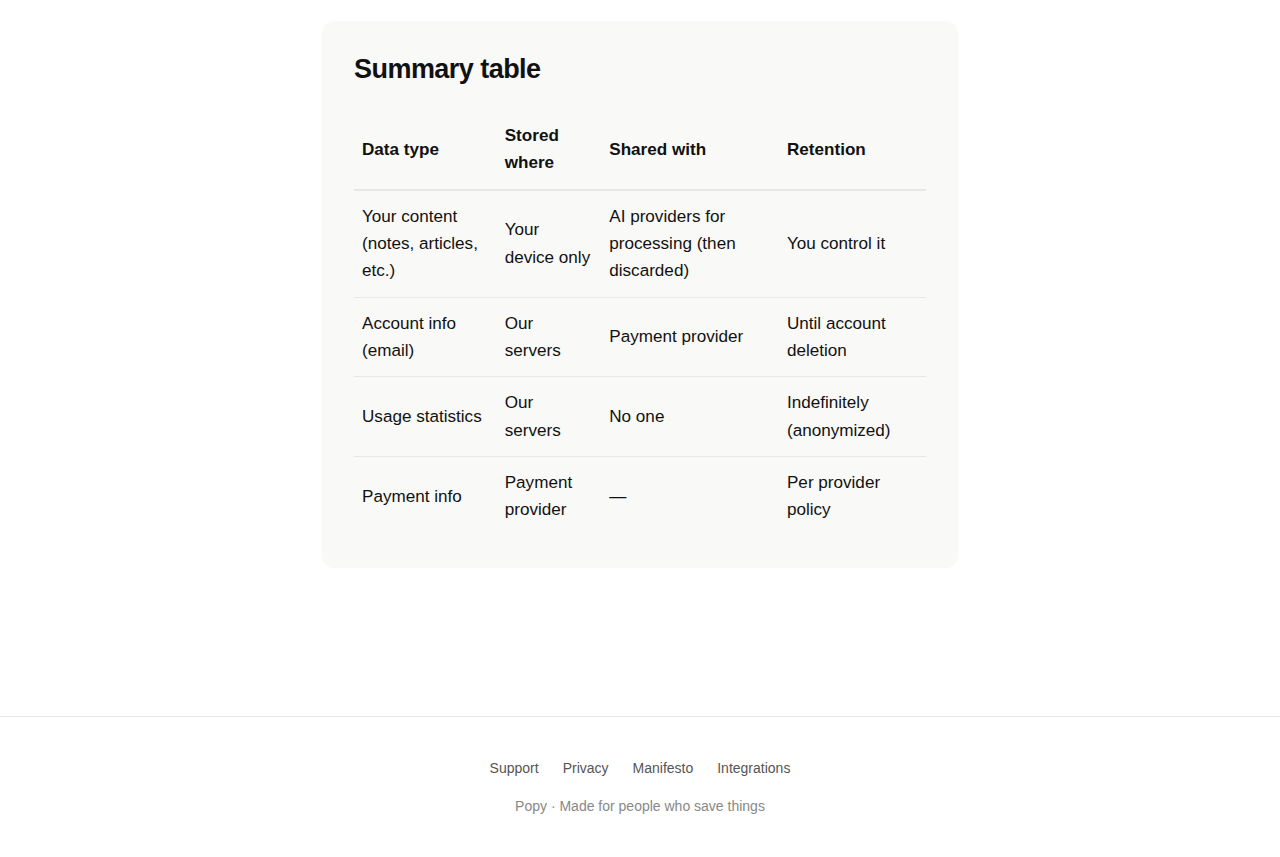
<file: privacy.html>
<!DOCTYPE html>
<html lang="en">
<head>
  <meta charset="UTF-8">
  <meta name="viewport" content="width=device-width, initial-scale=1.0">
  <meta name="description" content="Popy Privacy Policy – Your data stays yours. Local-first and private by design.">
  <meta name="author" content="Popy">

  <title>Privacy | Popy</title>

  <!-- Favicon -->
  <link rel="icon" type="image/png" href="public/images/favicon.png">

  <!-- Styles -->
  <link rel="stylesheet" href="css/styles.css">
</head>
<body>

  <!-- Header -->
  <header>
    <a href="index.html" class="logo"><img src="public/images/logo.png" alt="Popy logo">Popy</a>
    <button class="hamburger" aria-label="Menu"><span></span><span></span><span></span></button>
    <nav class="header-nav">
      <a href="pricing.html">Features & Pricing</a>
      <a href="support.html">Support</a>
      <a href="privacy.html">Privacy</a>
    </nav>
  </header>

  <!-- Page Header -->
  <div class="page-header">
    <div class="page-label">Privacy Policy</div>
    <h1>Your thoughts stay yours.</h1>
    <p style="font-size: 13px; color: var(--color-text-tertiary); letter-spacing: 0.05em;">V1.1</p>
  </div>

  <!-- Page Content -->
  <div class="page-content">

    <!-- The Short Version -->
    <section class="page-section">
      <h2>The short version</h2>
      <p>Your data stays on your device. We don't store your notes, articles, meetings, or anything you save. When we use AI to help with transcription or summaries, that data is processed and discarded—never used to train models. We track basic usage stats (like how many minutes of audio were transcribed) to understand costs and usage patterns, but we never see the actual content.</p>
      <p>That's the gist. The rest of this document explains exactly how it all works.</p>
    </section>

    <!-- Section 1: Who We Are -->
    <section class="page-section">
      <h2>1. Who we are</h2>
      <p>We are a bunch of indie developers who miss some of the iconic apps like Pocket, wanderlust etc, and are strong believers in AI making humans smarter and more efficient, and not yet doing things for them (might get there soon).</p>
      <p>If you have questions about this policy, contact us at: <a href="mailto:hello@getpopy.com" style="color: var(--color-teal);">hello@getpopy.com</a></p>
    </section>

    <!-- Section 2: What Data We Collect -->
    <section class="page-section">
      <h2>2. What data we collect</h2>

      <h3 style="font-size: 1.1rem; margin-top: 24px; margin-bottom: 12px;">2.1 Data you create in Popy</h3>
      <p>This includes:</p>
      <ul>
        <li>Notes you write</li>
        <li>Articles you save</li>
        <li>Tools and resources you bookmark</li>
        <li>Meeting recordings and transcripts</li>
        <li>Voice memos and transcriptions</li>
        <li>Tasks you create</li>
        <li>Contacts and people you @mention</li>
        <li>Tags, links, and connections between items</li>
      </ul>
      <p><strong>Where this data lives:</strong> On your device. Locally. We do not upload, sync, or store this data on our servers.</p>

      <h3 style="font-size: 1.1rem; margin-top: 24px; margin-bottom: 12px;">2.2 Account information</h3>
      <p>If you create a Popy account, we collect:</p>
      <ul>
        <li>Email address</li>
        <li>Name (optional)</li>
        <li>Payment information (processed by our payment provider, not stored by us)</li>
      </ul>

      <h3 style="font-size: 1.1rem; margin-top: 24px; margin-bottom: 12px;">2.3 Usage data</h3>
      <p>We collect anonymized, aggregate usage statistics to understand how Popy is used and to manage costs. This includes:</p>
      <ul>
        <li>Number of API calls made (e.g., transcription requests)</li>
        <li>Token counts for AI processing</li>
        <li>Minutes of audio transcribed</li>
        <li>Feature usage frequency</li>
        <li>App version and operating system</li>
        <li>Crash reports and error logs</li>
      </ul>
      <p><strong>What we don't collect:</strong> The actual content of your notes, articles, meetings, voice memos, or any other data you create. We see that "a transcription request was made" but not what was said.</p>

      <h3 style="font-size: 1.1rem; margin-top: 24px; margin-bottom: 12px;">2.4 Data collected automatically</h3>
      <p>When you use Popy, we may automatically collect:</p>
      <ul>
        <li>Device type and operating system</li>
        <li>App version</li>
        <li>General location (country level, derived from IP address)</li>
        <li>Timestamps of app usage</li>
      </ul>
    </section>

    <!-- Section 3: How We Use Your Data -->
    <section class="page-section">
      <h2>3. How we use your data</h2>

      <h3 style="font-size: 1.1rem; margin-top: 24px; margin-bottom: 12px;">3.1 To provide Popy's features</h3>
      <p>Your local data powers all of Popy's features—search, organization, connections between items, and more. This processing happens on your device.</p>

      <h3 style="font-size: 1.1rem; margin-top: 24px; margin-bottom: 12px;">3.2 To provide AI-powered features</h3>
      <p>Certain features require sending data to third-party AI providers. Our agreements with these providers ensure:</p>
      <ul>
        <li>Your data is processed and immediately discarded</li>
        <li>Your data is never used to train their AI models</li>
        <li>Your data is not stored beyond the time needed to complete the request</li>
        <li>Data is transmitted securely (encrypted in transit)</li>
      </ul>

      <h3 style="font-size: 1.1rem; margin-top: 24px; margin-bottom: 12px;">3.3 To improve Popy</h3>
      <p>We use anonymized, aggregate usage data to:</p>
      <ul>
        <li>Understand which features are most useful</li>
        <li>Identify and fix bugs</li>
        <li>Make decisions about future development</li>
        <li>Manage infrastructure costs</li>
      </ul>

      <h3 style="font-size: 1.1rem; margin-top: 24px; margin-bottom: 12px;">3.4 To communicate with you</h3>
      <p>If you've provided your email, we may send:</p>
      <ul>
        <li>Important product updates and security notices</li>
        <li>Responses to your support requests</li>
        <li>Occasional product announcements (you can opt out)</li>
      </ul>
      <p>We will never sell your email address or share it with third parties for marketing.</p>
    </section>

    <!-- Section 4: How We Protect Your Data -->
    <section class="page-section">
      <h2>4. How we protect your data</h2>

      <h3 style="font-size: 1.1rem; margin-top: 24px; margin-bottom: 12px;">4.1 Local-first architecture</h3>
      <p>Your content never touches our servers. It lives on your device, under your control.</p>

      <h3 style="font-size: 1.1rem; margin-top: 24px; margin-bottom: 12px;">4.2 Encryption</h3>
      <p>Data sent to AI providers is encrypted in transit (TLS/HTTPS).</p>

      <h3 style="font-size: 1.1rem; margin-top: 24px; margin-bottom: 12px;">4.3 Minimal data collection</h3>
      <p>We follow the principle of data minimization—we only collect what we need to provide and improve the service.</p>
    </section>

    <!-- Section 5: Third-Party Services -->
    <section class="page-section">
      <h2>5. Third-party services</h2>
      <p>Popy uses third-party services for audio transcription, AI processing, and payment processing. We select providers with strong privacy practices and data protection agreements.</p>
    </section>

    <!-- Section 6: Data Retention -->
    <section class="page-section">
      <h2>6. Data retention</h2>

      <h3 style="font-size: 1.1rem; margin-top: 24px; margin-bottom: 12px;">6.1 Your content</h3>
      <p>Your notes, articles, meetings, and other content are stored locally on your device. We don't have copies, so we don't have retention policies for this data—you control it entirely.</p>

      <h3 style="font-size: 1.1rem; margin-top: 24px; margin-bottom: 12px;">6.2 Account information</h3>
      <p>If you have an account, we retain your email and account details for as long as your account is active. If you delete your account, we delete this information within 30 days.</p>

      <h3 style="font-size: 1.1rem; margin-top: 24px; margin-bottom: 12px;">6.3 Usage data</h3>
      <p>Anonymized usage statistics may be retained indefinitely for aggregate analysis. This data cannot be tied back to you or your content.</p>
    </section>

    <!-- Section 7: Your Rights -->
    <section class="page-section">
      <h2>7. Your rights</h2>
      <p>Depending on where you live, you may have the following rights:</p>

      <h3 style="font-size: 1.1rem; margin-top: 24px; margin-bottom: 12px;">7.1 Access</h3>
      <p>You can request a copy of any personal data we hold about you (primarily account information and usage data associated with your account).</p>

      <h3 style="font-size: 1.1rem; margin-top: 24px; margin-bottom: 12px;">7.2 Deletion</h3>
      <p>You can request deletion of your account and associated data. Since your content is stored locally, deleting it is as simple as deleting it within the app or uninstalling Popy.</p>

      <h3 style="font-size: 1.1rem; margin-top: 24px; margin-bottom: 12px;">7.3 Correction</h3>
      <p>You can update your account information at any time in the app settings.</p>

      <h3 style="font-size: 1.1rem; margin-top: 24px; margin-bottom: 12px;">7.4 Opt-out</h3>
      <p>You can opt out of non-essential communications at any time.</p>

      <p style="margin-top: 20px;">To exercise any of these rights, contact us at <a href="mailto:hello@getpopy.com" style="color: var(--color-teal);">hello@getpopy.com</a>.</p>
    </section>

    <!-- Section 8: Data Deletion -->
    <section class="page-section">
      <h2>8. Data deletion</h2>

      <h3 style="font-size: 1.1rem; margin-top: 24px; margin-bottom: 12px;">8.1 Deleting content in Popy</h3>
      <p>When you delete something in Popy, it's deleted from your device. We never had a copy, so there's nothing for us to delete.</p>

      <h3 style="font-size: 1.1rem; margin-top: 24px; margin-bottom: 12px;">8.2 Deleting your account</h3>
      <p>If you delete your Popy account:</p>
      <ul>
        <li>Your account information (email, payment history) is deleted within 30 days</li>
        <li>Your local data remains on your device until you delete it or uninstall the app</li>
        <li>Anonymized usage statistics are retained but cannot be connected to you</li>
      </ul>

      <h3 style="font-size: 1.1rem; margin-top: 24px; margin-bottom: 12px;">8.3 Uninstalling Popy</h3>
      <p>When you uninstall Popy, all local data is removed from your device.</p>
    </section>

    <!-- Section 9: Children's Privacy -->
    <section class="page-section">
      <h2>9. Children's privacy</h2>
      <p>Popy is not intended for children under 13 (or under 16 in certain jurisdictions). We do not knowingly collect personal information from children. If you believe a child has provided us with personal information, please contact us.</p>
    </section>

    <!-- Section 10: International Data Transfers -->
    <section class="page-section">
      <h2>10. International data transfers</h2>
      <p>If you're located outside the United States, please note that data sent to our AI providers may be processed in different countries. We ensure appropriate safeguards are in place through our data processing agreements with these providers.</p>
    </section>

    <!-- Section 11: Changes to This Policy -->
    <section class="page-section">
      <h2>11. Changes to this policy</h2>
      <p>We may update this privacy policy from time to time. If we make significant changes, we'll notify you through the app or via email before the changes take effect.</p>
      <p>The "Last updated" date at the top indicates when this policy was last revised.</p>
    </section>

    <!-- Section 12: Contact Us -->
    <section class="page-section">
      <h2>12. Contact us</h2>
      <p>If you have questions, concerns, or requests regarding this privacy policy or your data, contact us at:</p>
      <p><strong>Email:</strong> <a href="mailto:hello@getpopy.com" style="color: var(--color-teal);">hello@getpopy.com</a></p>
    </section>

    <!-- Summary Table -->
    <section class="page-section" style="margin-top: 60px; padding: 32px; background: var(--color-bg-subtle); border-radius: 12px;">
      <h2 style="margin-bottom: 24px;">Summary table</h2>
      <table style="width: 100%; border-collapse: collapse; font-size: 0.95rem;">
        <thead>
          <tr style="border-bottom: 2px solid var(--color-border);">
            <th style="text-align: left; padding: 12px 8px; font-weight: 600;">Data type</th>
            <th style="text-align: left; padding: 12px 8px; font-weight: 600;">Stored where</th>
            <th style="text-align: left; padding: 12px 8px; font-weight: 600;">Shared with</th>
            <th style="text-align: left; padding: 12px 8px; font-weight: 600;">Retention</th>
          </tr>
        </thead>
        <tbody>
          <tr style="border-bottom: 1px solid var(--color-border);">
            <td style="padding: 12px 8px;">Your content (notes, articles, etc.)</td>
            <td style="padding: 12px 8px;">Your device only</td>
            <td style="padding: 12px 8px;">AI providers for processing (then discarded)</td>
            <td style="padding: 12px 8px;">You control it</td>
          </tr>
          <tr style="border-bottom: 1px solid var(--color-border);">
            <td style="padding: 12px 8px;">Account info (email)</td>
            <td style="padding: 12px 8px;">Our servers</td>
            <td style="padding: 12px 8px;">Payment provider</td>
            <td style="padding: 12px 8px;">Until account deletion</td>
          </tr>
          <tr style="border-bottom: 1px solid var(--color-border);">
            <td style="padding: 12px 8px;">Usage statistics</td>
            <td style="padding: 12px 8px;">Our servers</td>
            <td style="padding: 12px 8px;">No one</td>
            <td style="padding: 12px 8px;">Indefinitely (anonymized)</td>
          </tr>
          <tr>
            <td style="padding: 12px 8px;">Payment info</td>
            <td style="padding: 12px 8px;">Payment provider</td>
            <td style="padding: 12px 8px;">—</td>
            <td style="padding: 12px 8px;">Per provider policy</td>
          </tr>
        </tbody>
      </table>
    </section>

  </div>

  <!-- Footer -->
  <footer>
    <div class="footer-links">
      <a href="support.html">Support</a>
      <a href="privacy.html">Privacy</a>
      <a href="manifesto.html">Manifesto</a>
      <a href="mcp.html">Integrations</a>
    </div>
    <p>Popy · Made for people who save things</p>
  </footer>

  <!-- Scripts -->
  <script src="js/main.js"></script>

</body>
</html>
</file>
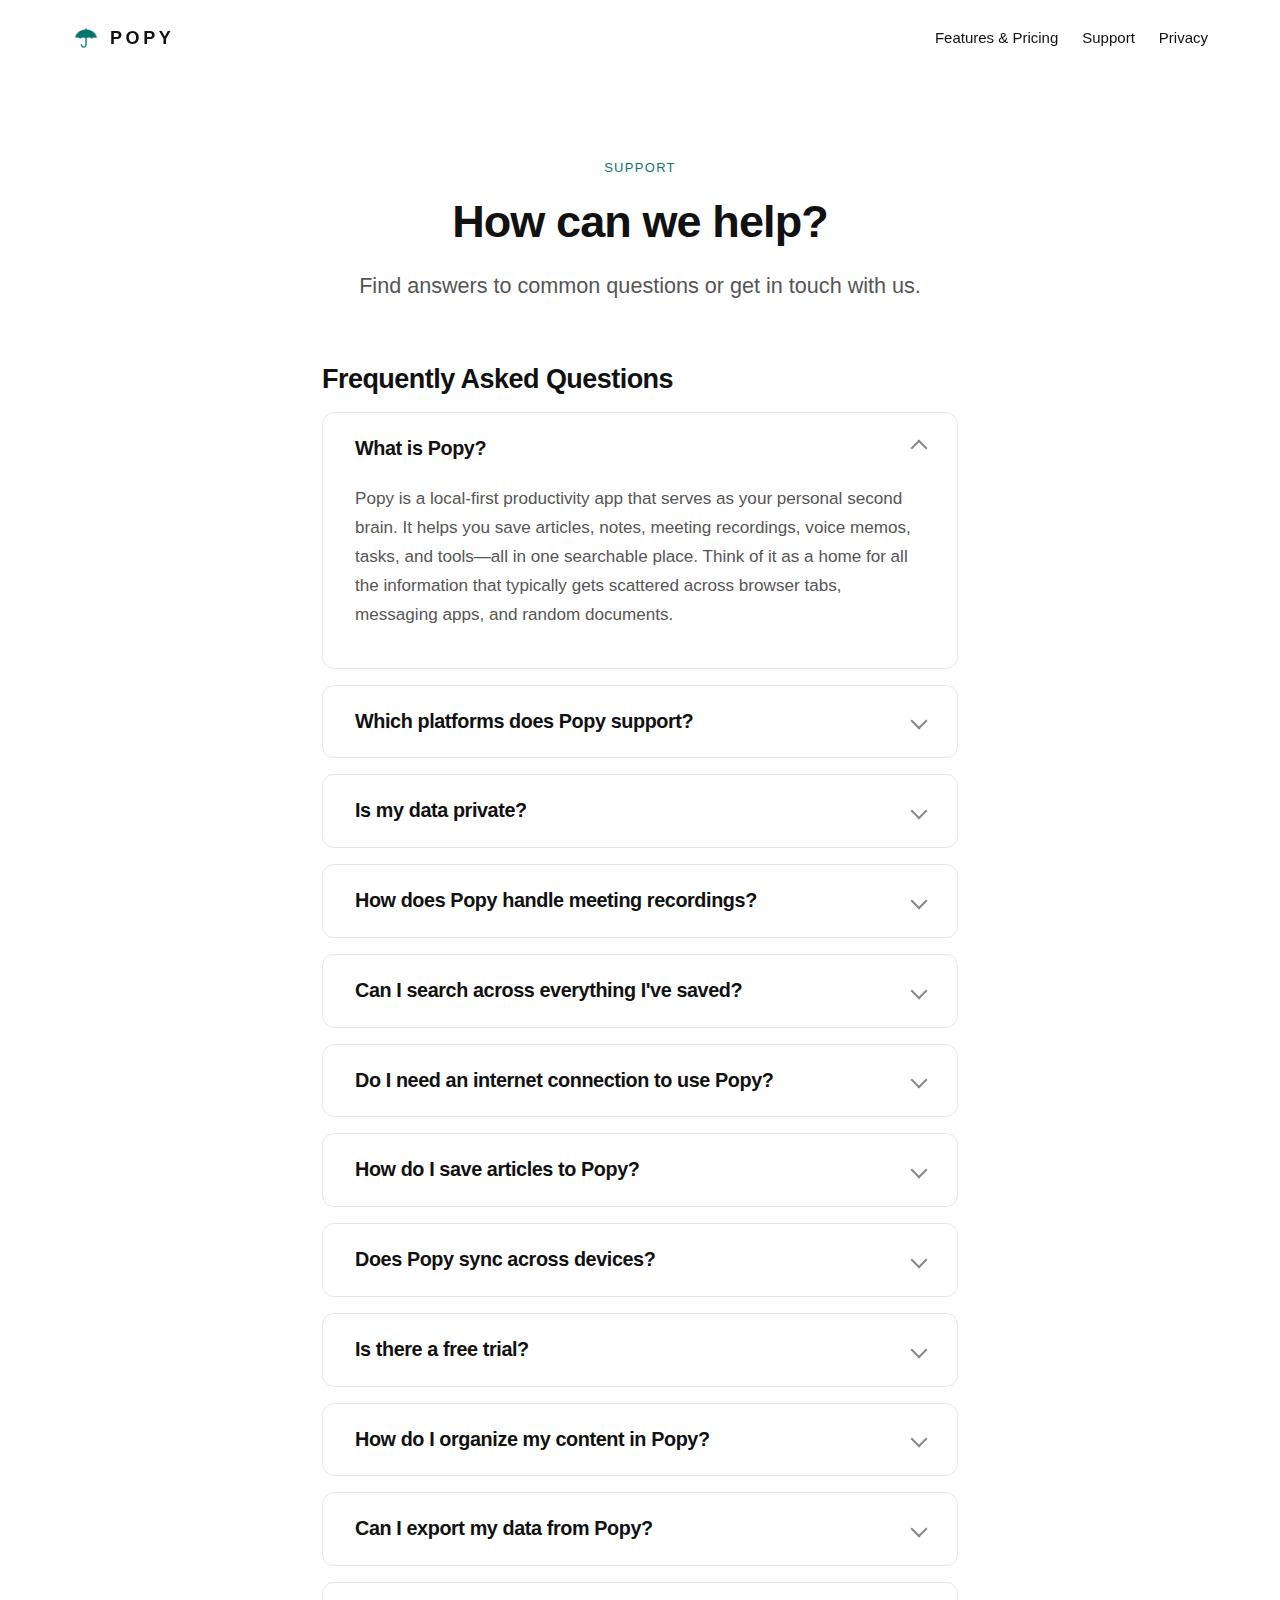
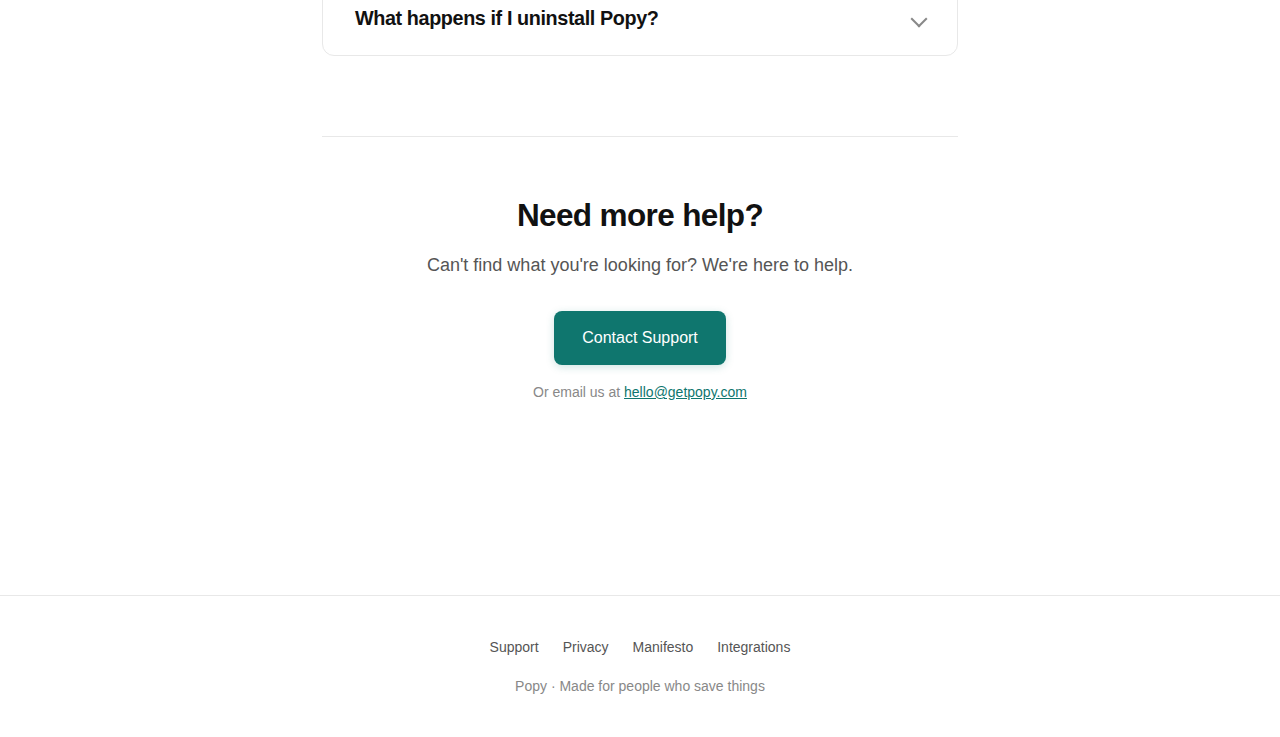
<file: support.html>
<!DOCTYPE html>
<html lang="en">
<head>
  <meta charset="UTF-8">
  <meta name="viewport" content="width=device-width, initial-scale=1.0">
  <meta name="description" content="Popy Support – Get help and find answers to frequently asked questions.">
  <meta name="author" content="Popy">

  <title>Support | Popy</title>

  <!-- Favicon -->
  <link rel="icon" type="image/png" href="public/images/favicon.png">

  <!-- Styles -->
  <link rel="stylesheet" href="css/styles.css">
</head>
<body>

  <!-- Header -->
  <header>
    <a href="index.html" class="logo"><img src="public/images/logo.png" alt="Popy logo">Popy</a>
    <button class="hamburger" aria-label="Menu"><span></span><span></span><span></span></button>
    <nav class="header-nav">
      <a href="pricing.html">Features & Pricing</a>
      <a href="support.html">Support</a>
      <a href="privacy.html">Privacy</a>
    </nav>
  </header>

  <!-- Page Header -->
  <div class="page-header">
    <div class="page-label">Support</div>
    <h1>How can we help?</h1>
    <p>Find answers to common questions or get in touch with us.</p>
  </div>

  <!-- Page Content -->
  <div class="page-content">

    <!-- FAQ Section -->
    <section class="page-section">
      <h2>Frequently Asked Questions</h2>

      <div class="faq-list">

        <div class="faq-item open">
          <h3 class="faq-question">What is Popy?<span class="faq-chevron"></span></h3>
          <div class="faq-answer">
            <p>Popy is a local-first productivity app that serves as your personal second brain. It helps you save articles, notes, meeting recordings, voice memos, tasks, and tools—all in one searchable place. Think of it as a home for all the information that typically gets scattered across browser tabs, messaging apps, and random documents.</p>
          </div>
        </div>

        <div class="faq-item">
          <h3 class="faq-question">Which platforms does Popy support?<span class="faq-chevron"></span></h3>
          <div class="faq-answer">
            <p>Popy is currently available for macOS. We also offer a Chrome extension that works alongside the macOS app to help you save content from your browser. The extension requires the macOS app to be installed.</p>
          </div>
        </div>

        <div class="faq-item">
          <h3 class="faq-question">Is my data private?<span class="faq-chevron"></span></h3>
          <div class="faq-answer">
            <p>Yes, absolutely. Popy is built with a local-first architecture, which means all your content—notes, articles, meetings, tasks—lives on your device, not our servers. When AI features like transcription or summaries are used, the data is processed and immediately discarded, never stored or used for training. Read our full <a href="privacy.html" style="color: var(--color-teal); text-decoration: underline;">Privacy Policy</a> for details.</p>
          </div>
        </div>

        <div class="faq-item">
          <h3 class="faq-question">How does Popy handle meeting recordings?<span class="faq-chevron"></span></h3>
          <div class="faq-answer">
            <p>Popy can record, transcribe, and summarize your meetings. The recordings are stored locally on your device. Transcription is powered by third-party AI providers, but the audio is processed and discarded immediately—it's never stored on external servers or used to train AI models.</p>
          </div>
        </div>

        <div class="faq-item">
          <h3 class="faq-question">Can I search across everything I've saved?<span class="faq-chevron"></span></h3>
          <div class="faq-answer">
            <p>Yes! One of Popy's core features is unified search. You can search across all your saved content—articles, notes, meeting transcripts, voice memos, and tasks—from a single search box. Everything is indexed locally for fast, private searching.</p>
          </div>
        </div>

        <div class="faq-item">
          <h3 class="faq-question">Do I need an internet connection to use Popy?<span class="faq-chevron"></span></h3>
          <div class="faq-answer">
            <p>Most of Popy's features work offline since your data is stored locally. However, certain features like AI-powered transcription, summaries, and saving web content require an internet connection.</p>
          </div>
        </div>

        <div class="faq-item">
          <h3 class="faq-question">How do I save articles to Popy?<span class="faq-chevron"></span></h3>
          <div class="faq-answer">
            <p>You can save articles using the Chrome extension with one click while browsing. The extension captures the full article text and stores it in Popy for distraction-free reading later. You can also copy and paste article links directly into the macOS app.</p>
          </div>
        </div>

        <div class="faq-item">
          <h3 class="faq-question">Does Popy sync across devices?<span class="faq-chevron"></span></h3>
          <div class="faq-answer">
            <p>Currently, Popy is focused on the macOS experience. Sync functionality may be added in future updates based on user feedback.</p>
          </div>
        </div>

        <div class="faq-item">
          <h3 class="faq-question">Is there a free trial?<span class="faq-chevron"></span></h3>
          <div class="faq-answer">
            <p>Information about pricing and trials will be available at launch. Check back soon or download the app to get the latest information.</p>
          </div>
        </div>

        <div class="faq-item">
          <h3 class="faq-question">How do I organize my content in Popy?<span class="faq-chevron"></span></h3>
          <div class="faq-answer">
            <p>Popy is designed to minimize organizational busywork. Instead of manually creating folders and tags, Popy organizes everything chronologically and automatically connects related items. You can find things through powerful search rather than remembering where you filed them.</p>
          </div>
        </div>

        <div class="faq-item">
          <h3 class="faq-question">Can I export my data from Popy?<span class="faq-chevron"></span></h3>
          <div class="faq-answer">
            <p>Since your data lives locally on your device, you always have full access to it. Export functionality for standard formats may be added in future updates.</p>
          </div>
        </div>

        <div class="faq-item">
          <h3 class="faq-question">What happens if I uninstall Popy?<span class="faq-chevron"></span></h3>
          <div class="faq-answer">
            <p>Your data stays on your device even after uninstalling Popy. Reinstalling will pull all your data back automatically. If you'd like to completely remove all data, reach out to us at <a href="mailto:team@getpopy.com" style="color: var(--color-teal); text-decoration: underline;">team@getpopy.com</a> and we'll assist you.</p>
          </div>
        </div>

      </div>
    </section>

    <!-- Support Form Section -->
    <section class="support-form-section">
      <h2>Need more help?</h2>
      <p>Can't find what you're looking for? We're here to help.</p>
      <a href="https://tally.so/r/VLQByv" target="_blank" rel="noopener" class="btn btn-primary">Contact Support</a>
      <p style="margin-top: 16px; font-size: 14px; color: var(--color-text-tertiary);">
        Or email us at <a href="mailto:hello@getpopy.com" style="color: var(--color-teal); text-decoration: underline;">hello@getpopy.com</a>
      </p>
    </section>

  </div>

  <!-- Footer -->
  <footer>
    <div class="footer-links">
      <a href="support.html">Support</a>
      <a href="privacy.html">Privacy</a>
      <a href="manifesto.html">Manifesto</a>
      <a href="mcp.html">Integrations</a>
    </div>
    <p>Popy · Made for people who save things</p>
  </footer>

  <!-- Scripts -->
  <script src="js/main.js"></script>

</body>
</html>
</file>
<file: css/styles.css>
/* ============================================
   Popy Website Styles
   Minimalist, responsive, optimized
   ============================================ */

/* ============================================
   CSS Variables & Design System
   ============================================ */
:root {
  /* Colors */
  --color-text: #111;
  --color-text-secondary: #555;
  --color-text-tertiary: #888;
  --color-bg: #fff;
  --color-bg-subtle: #f9f9f7;
  --color-border: #e8e8e8;
  --color-accent: #111;
  --color-teal: #0F766E;
  --color-teal-dark: #0d6660;
  --color-teal-light: #14b8a6;
  --color-teal-subtle: rgba(15, 118, 110, 0.1);

  /* Typography */
  --font-stack: -apple-system, BlinkMacSystemFont, 'Segoe UI', Helvetica, Arial, sans-serif;
  --font-size-base: 18px;

  /* Spacing */
  --spacing-section: 100px;
  --spacing-section-large: 120px;
  --max-width-container: 1200px;
  --max-width-prose: 700px;

  /* Animation */
  --transition-fast: 0.15s ease;
  --transition-medium: 0.3s cubic-bezier(0.16, 1, 0.3, 1);
  --transition-slow: 0.5s cubic-bezier(0.16, 1, 0.3, 1);
}

/* ============================================
   Reset & Base Styles
   ============================================ */
* {
  margin: 0;
  padding: 0;
  box-sizing: border-box;
}

html {
  font-size: var(--font-size-base);
  scroll-behavior: smooth;
}

body {
  font-family: var(--font-stack);
  color: var(--color-text);
  background: var(--color-bg);
  line-height: 1.6;
  -webkit-font-smoothing: antialiased;
  -moz-osx-font-smoothing: grayscale;
  overflow-x: hidden;
}

img {
  max-width: 100%;
  height: auto;
  display: block;
}

/* ============================================
   Typography
   ============================================ */
h1, h2, h3, h4, h5, h6 {
  font-weight: 600;
  letter-spacing: -0.02em;
  line-height: 1.2;
}

a {
  color: inherit;
  text-decoration: none;
  transition: color var(--transition-fast);
}

/* ============================================
   Header
   ============================================ */
header {
  padding: 24px 32px;
  display: flex;
  justify-content: space-between;
  align-items: center;
  max-width: var(--max-width-container);
  margin: 0 auto;
  position: sticky;
  top: 0;
  background: rgba(255, 255, 255, 0.9);
  backdrop-filter: blur(10px);
  -webkit-backdrop-filter: blur(10px);
  z-index: 1000;
  border-bottom: 1px solid transparent;
  transition: border-color var(--transition-fast);
}

header.scrolled {
  border-bottom-color: var(--color-border);
}

.logo {
  font-size: 18px;
  font-weight: 600;
  letter-spacing: 0.2em;
  display: flex;
  align-items: center;
  gap: 10px;
  transition: opacity var(--transition-fast);
  color: var(--color-text);
  text-transform: uppercase;
}

.logo:hover {
  opacity: 0.7;
}

.logo img {
  height: 28px;
  width: auto;
}

.header-nav {
  display: flex;
  align-items: center;
  gap: 24px;
}

.header-nav a {
  font-size: 15px;
  font-weight: 500;
  color: var(--color-text);
  position: relative;
  transition: color var(--transition-fast);
}

.header-nav a:hover {
  color: var(--color-teal);
}

.header-nav a::after {
  content: '';
  position: absolute;
  bottom: -4px;
  left: 0;
  width: 0;
  height: 2px;
  background: var(--color-teal);
  transition: width var(--transition-medium);
}

.header-nav a:hover::after {
  width: 100%;
}

.hamburger {
  display: none;
  background: none;
  border: none;
  cursor: pointer;
  padding: 4px;
  width: 28px;
  height: 20px;
  position: relative;
  z-index: 1001;
}

.hamburger span {
  display: block;
  width: 100%;
  height: 2px;
  background: var(--color-text);
  position: absolute;
  left: 0;
  transition: all var(--transition-fast);
}

.hamburger span:nth-child(1) { top: 0; }
.hamburger span:nth-child(2) { top: 9px; }
.hamburger span:nth-child(3) { top: 18px; }

.hamburger.active span:nth-child(1) {
  top: 9px;
  transform: rotate(45deg);
}

.hamburger.active span:nth-child(2) {
  opacity: 0;
}

.hamburger.active span:nth-child(3) {
  top: 9px;
  transform: rotate(-45deg);
}

/* ============================================
   Buttons
   ============================================ */
.btn {
  display: inline-block;
  padding: 14px 28px;
  font-family: var(--font-stack);
  font-size: 16px;
  font-weight: 500;
  text-decoration: none;
  border-radius: 8px;
  transition: all var(--transition-fast);
  cursor: pointer;
  border: none;
  text-align: center;
}

.btn-primary {
  background: var(--color-teal);
  color: white;
  box-shadow: 0 2px 8px rgba(15, 118, 110, 0.2);
}

.btn-primary:hover {
  background: var(--color-teal-dark);
  box-shadow: 0 4px 12px rgba(15, 118, 110, 0.3);
  transform: translateY(-1px);
}

.btn-primary:active {
  transform: translateY(0);
}

.btn-disabled {
  opacity: 0.5;
  cursor: default;
  pointer-events: none;
}

.btn-secondary {
  background: white;
  color: var(--color-text);
  border: 1px solid var(--color-border);
}

.btn-secondary:hover {
  background: var(--color-bg-subtle);
  border-color: var(--color-teal);
  color: var(--color-teal);
}

.btn-outline {
  background: transparent;
  color: var(--color-text-secondary);
  border: 1px solid var(--color-border);
}

.btn-outline:hover {
  background: var(--color-teal-subtle);
  border-color: var(--color-teal);
  color: var(--color-teal);
}

/* ============================================
   Hero Section
   ============================================ */
.hero {
  padding: var(--spacing-section) 32px var(--spacing-section-large);
  max-width: var(--max-width-container);
  margin: 0 auto;
  text-align: center;
}

.hero h1 {
  font-size: 3.5rem;
  font-weight: 600;
  line-height: 1.1;
  letter-spacing: -0.03em;
  margin-bottom: 24px;
}

.hero-subtext {
  text-align: center;
  max-width: 700px;
  margin: 0 auto 40px;
}

.hero-subtext p {
  font-size: 2.25rem;
  color: var(--color-text);
  font-weight: 600;
  line-height: 1.35;
  margin-bottom: 6px;
  letter-spacing: -0.02em;
}

.hero-subtext .teal {
  color: var(--color-teal);
}

.hero-cta {
  display: flex;
  flex-direction: column;
  align-items: center;
  gap: 12px;
}

.hero-tagline {
  font-size: 1.1rem;
  font-style: italic;
  font-weight: 500;
  color: var(--color-text-secondary);
  line-height: 1.7;
  margin-top: 16px;
}

.download-note {
  font-size: 14px;
  color: var(--color-text-tertiary);
}

.download-note a {
  color: var(--color-text-secondary);
  text-decoration: underline;
  text-decoration-color: var(--color-border);
  text-underline-offset: 3px;
  transition: all var(--transition-fast);
}

.download-note a:hover {
  color: var(--color-teal);
  text-decoration-color: var(--color-teal);
}

/* ============================================
   Features Section
   ============================================ */
.features {
  padding: 72px 32px 0;
  max-width: var(--max-width-container);
  margin: 0 auto;
}

.features-header {
  text-align: center;
  margin-bottom: 48px;
}

.section-label {
  font-size: 13px;
  font-weight: 500;
  text-transform: uppercase;
  letter-spacing: 0.1em;
  color: var(--color-text-tertiary);
  margin-bottom: 16px;
}

.features-header h2 {
  font-size: 1.9rem;
  font-weight: 600;
  letter-spacing: -0.02em;
}

/* Feature Tabs */
.feature-tabs {
  max-width: 800px;
  margin: 0 auto;
}

.tab-nav {
  display: grid;
  grid-template-columns: repeat(4, 1fr);
  gap: 0;
  border-bottom: 1px solid var(--color-border);
  margin-bottom: 40px;
}

.tab-btn {
  display: flex;
  flex-direction: column;
  align-items: center;
  gap: 6px;
  padding: 22px 12px 18px;
  background: none;
  border: none;
  border-bottom: 2px solid transparent;
  cursor: pointer;
  transition: all var(--transition-fast);
}

.tab-btn:hover {
  background: var(--color-bg-subtle);
}

.tab-btn.active {
  border-bottom-color: var(--color-teal);
}

.tab-label {
  display: flex;
  align-items: center;
  gap: 6px;
}

.tab-icon {
  display: inline-flex;
  align-items: center;
  flex-shrink: 0;
}

.tab-icon svg {
  width: 16px;
  height: 16px;
  color: var(--color-text-tertiary);
  transition: color var(--transition-fast);
}

.tab-btn.active .tab-icon svg {
  color: var(--color-teal);
}

.tab-btn:hover .tab-icon svg {
  color: var(--color-text);
}

.tab-title {
  font-size: 0.72rem;
  font-weight: 800;
  color: var(--color-text-tertiary);
  transition: color var(--transition-fast);
  text-transform: uppercase;
  letter-spacing: 0.08em;
}

.tab-btn.active .tab-title {
  color: var(--color-teal);
}

.tab-btn:hover .tab-title {
  color: var(--color-text);
}

.tab-subtitle {
  font-size: 0.78rem;
  color: var(--color-text-tertiary);
  font-weight: 400;
  transition: color var(--transition-fast);
}

.tab-btn.active .tab-subtitle {
  color: var(--color-text-secondary);
}

/* Tab panels */
.tab-panels {
  position: relative;
  padding-top: 8px;
}

.tab-panel {
  display: none;
  animation: tabFadeIn 0.3s ease;
}

.tab-panel.active {
  display: block;
}

@keyframes tabFadeIn {
  from {
    opacity: 0;
    transform: translateY(8px);
  }
  to {
    opacity: 1;
    transform: translateY(0);
  }
}

/* Tab cards */
.tab-cards {
  display: grid;
  grid-template-columns: 1fr 1fr;
  gap: 16px;
}

.tab-card {
  background: #fff;
  border: 1px solid var(--color-border);
  border-radius: 14px;
  padding: 28px 24px;
  transition: border-color var(--transition-fast), box-shadow var(--transition-fast);
}

.tab-card:hover {
  border-color: var(--color-teal);
  box-shadow: 0 4px 12px rgba(0, 0, 0, 0.06);
}

.tab-card-title {
  font-size: 1rem;
  font-weight: 600;
  color: var(--color-text);
  margin-bottom: 10px;
}

.tab-card-text {
  font-size: 0.95rem;
  line-height: 1.7;
  color: var(--color-text-secondary);
}

/* ============================================
   Integration Section
   ============================================ */
.integration {
  text-align: center;
  padding: 60px 32px 80px;
  max-width: var(--max-width-prose);
  margin: 0 auto;
}

.integration h3 {
  font-size: 1.75rem;
  font-weight: 600;
  letter-spacing: -0.02em;
  margin-bottom: 20px;
}

.integration p {
  font-size: 1.1rem;
  color: var(--color-text-secondary);
  line-height: 1.7;
}

.pricing-teaser {
  display: inline-block;
  position: relative;
  font-size: 0.72rem;
  font-style: italic;
  font-weight: 500;
  color: var(--color-text);
  margin-top: 24px;
  letter-spacing: 0.01em;
}

.pricing-teaser a {
  color: var(--color-teal);
  text-decoration: underline;
  text-decoration-style: dotted;
  text-underline-offset: 3px;
}

.pricing-teaser a:hover {
  color: var(--color-teal-dark);
}

/* ============================================
   Misfits Section
   ============================================ */
.misfits {
  padding: 80px 32px;
  background: var(--color-bg-subtle);
}

.misfits-inner {
  max-width: var(--max-width-prose);
  margin: 0 auto;
}

.misfits h2 {
  font-size: 1.9rem;
  font-weight: 600;
  letter-spacing: -0.02em;
  margin-bottom: 48px;
}

.misfit-items {
  display: flex;
  flex-direction: column;
  gap: 36px;
}

.misfit-item h4 {
  font-size: 1rem;
  font-weight: 600;
  margin-bottom: 8px;
  color: var(--color-text);
}

.misfit-item p {
  color: var(--color-text-secondary);
  line-height: 1.7;
}

.misfits-transition {
  margin-top: 48px;
  padding-top: 32px;
  border-top: 1px solid var(--color-border);
}

.misfits-transition p {
  font-size: 1.15rem;
  color: var(--color-text);
  line-height: 1.7;
}

.misfits-transition p em {
  font-style: italic;
  color: var(--color-text-secondary);
}

.misfits-transition p + p {
  margin-top: 16px;
}

/* ============================================
   Final CTA Section
   ============================================ */
.final-cta {
  padding: 80px 32px;
  text-align: center;
}

.final-cta h2 {
  font-size: 1.9rem;
  font-weight: 600;
  letter-spacing: -0.02em;
  margin-bottom: 16px;
}

.final-cta > p {
  color: var(--color-text-secondary);
  margin-bottom: 32px;
  font-size: 1.1rem;
}

.final-cta .btn {
  margin-bottom: 20px;
}

.extension-link {
  display: block;
  font-size: 14px;
  color: var(--color-teal);
  margin-bottom: 40px;
  text-decoration: underline;
  text-decoration-style: dotted;
  text-decoration-color: var(--color-teal);
  text-underline-offset: 3px;
  transition: color var(--transition-fast);
}

.extension-link:hover {
  color: var(--color-teal-dark);
  text-decoration-color: var(--color-teal-dark);
}

.manifesto-link {
  display: block;
  font-size: 14px;
  color: var(--color-text-tertiary);
}

.manifesto-link a {
  color: var(--color-text-secondary);
  text-decoration: underline;
  text-decoration-color: var(--color-teal);
  text-underline-offset: 3px;
  transition: color var(--transition-fast);
}

.manifesto-link a:hover {
  color: var(--color-teal);
}

/* ============================================
   Footer
   ============================================ */
footer {
  padding: 40px 32px;
  border-top: 1px solid var(--color-border);
  text-align: center;
}

.footer-links {
  display: flex;
  justify-content: center;
  gap: 24px;
  margin-bottom: 16px;
}

.footer-links a {
  font-size: 14px;
  color: var(--color-text-secondary);
  transition: color var(--transition-fast);
}

.footer-links a:hover {
  color: var(--color-teal);
}

footer p {
  font-size: 14px;
  color: var(--color-text-tertiary);
}

/* ============================================
   Page Template (for manifesto, privacy, support)
   ============================================ */
.page-header {
  padding: 80px 32px 60px;
  max-width: var(--max-width-prose);
  margin: 0 auto;
  text-align: center;
}

.page-label {
  font-size: 13px;
  font-weight: 500;
  text-transform: uppercase;
  letter-spacing: 0.1em;
  color: var(--color-teal);
  margin-bottom: 16px;
}

.page-header h1 {
  font-size: 2.5rem;
  margin-bottom: 20px;
}

.page-header p {
  font-size: 1.2rem;
  color: var(--color-text-secondary);
  line-height: 1.6;
}

.page-content {
  max-width: var(--max-width-prose);
  margin: 0 auto;
  padding: 0 32px 100px;
}

.page-section {
  margin-bottom: 48px;
}

.page-section h2 {
  font-size: 1.5rem;
  margin-bottom: 16px;
}

.page-section p {
  font-size: 0.95rem;
  color: var(--color-text-secondary);
  line-height: 1.75;
  margin-bottom: 14px;
}

.page-section ul, .page-section ol {
  margin: 16px 0;
  padding-left: 24px;
  color: var(--color-text-secondary);
}

.page-section li {
  font-size: 0.95rem;
  margin-bottom: 10px;
  line-height: 1.75;
}

/* ============================================
   FAQ Styles
   ============================================ */
.faq-list {
  display: flex;
  flex-direction: column;
  gap: 16px;
  margin-bottom: 80px;
}

.faq-item {
  border: 1px solid var(--color-border);
  border-radius: 12px;
  background: var(--color-bg);
  transition: border-color var(--transition-fast);
  overflow: hidden;
}

.faq-item:hover {
  border-color: var(--color-teal-light);
}

.faq-question {
  font-size: 1.1rem;
  font-weight: 600;
  color: var(--color-text);
  padding: 24px 32px;
  margin: 0;
  cursor: pointer;
  display: flex;
  justify-content: space-between;
  align-items: center;
  gap: 16px;
  user-select: none;
}

.faq-question:hover {
  color: var(--color-teal);
}

.faq-chevron {
  flex-shrink: 0;
  width: 12px;
  height: 12px;
  border-right: 2px solid var(--color-text-tertiary);
  border-bottom: 2px solid var(--color-text-tertiary);
  transform: rotate(45deg);
  transition: transform var(--transition-fast);
}

.faq-item.open .faq-chevron {
  transform: rotate(-135deg);
}

.faq-answer {
  max-height: 0;
  overflow: hidden;
  transition: max-height 0.3s ease, padding 0.3s ease;
  padding: 0 32px;
}

.faq-answer p {
  color: var(--color-text-secondary);
  line-height: 1.7;
}

.faq-item.open .faq-answer {
  max-height: 300px;
  padding: 0 32px 24px;
}

.support-form-section {
  text-align: center;
  padding: 60px 0;
  border-top: 1px solid var(--color-border);
}

.support-form-section h2 {
  font-size: 1.75rem;
  margin-bottom: 16px;
}

.support-form-section p {
  color: var(--color-text-secondary);
  margin-bottom: 32px;
}

/* ============================================
   Pricing Page
   ============================================ */
.pricing-hero-cta {
  text-align: center;
  padding: 0 32px 60px;
}

.pricing-hero-cta .hero-tagline {
  margin-top: 16px;
}

.pricing-section {
  max-width: var(--max-width-container);
  margin: 0 auto;
  padding: 0 32px 80px;
}

.pricing-section-title {
  font-size: 1.9rem;
  font-weight: 600;
  letter-spacing: -0.02em;
  margin-bottom: 32px;
  text-align: center;
}

.pricing-rows {
  display: grid;
  grid-template-columns: repeat(3, 1fr);
  gap: 24px;
  margin-bottom: 24px;
}

.pricing-row {
  padding: 28px;
  border: 1px solid var(--color-border);
  border-radius: 12px;
  background: var(--color-bg);
  transition: border-color var(--transition-fast);
}

.pricing-row:hover {
  border-color: var(--color-teal-light);
}

.pricing-row-featured {
  border-color: var(--color-teal);
  background: rgba(15, 118, 110, 0.02);
}

.pricing-plan-name {
  font-size: 1.1rem;
  font-weight: 600;
  color: var(--color-text);
  margin-bottom: 4px;
}

.pricing-row-featured .pricing-plan-name {
  color: var(--color-teal);
}

.pricing-plan-price {
  font-size: 1.8rem;
  font-weight: 700;
  color: var(--color-text);
  letter-spacing: -0.02em;
  margin-bottom: 4px;
}

.pricing-period {
  font-size: 0.85rem;
  color: var(--color-text-tertiary);
  font-weight: 400;
}

.pricing-annual {
  display: block;
  font-size: 0.8rem;
  color: var(--color-text-tertiary);
  margin-bottom: 16px;
}

.pricing-save {
  color: var(--color-teal);
  font-weight: 500;
}

.pricing-row-details {
  border-top: 1px solid var(--color-border);
  padding-top: 16px;
}

.pricing-row-details p {
  font-size: 0.9rem;
  color: var(--color-text-secondary);
  line-height: 1.6;
  margin-bottom: 6px;
}

.pricing-row-details p:last-child {
  margin-bottom: 0;
}

.pricing-footnote {
  text-align: center;
  font-size: 0.85rem;
  color: var(--color-text-tertiary);
}

/* Features Section (Pricing Page) */
.pricing-features-section {
  max-width: var(--max-width-prose);
  margin: 0 auto;
  padding: 0 32px 80px;
}

.pricing-features-section .pricing-section-title {
  text-align: left;
}

.pricing-features-subtitle {
  font-size: 0.95rem;
  color: var(--color-text-secondary);
  margin-bottom: 32px;
}

.feature-groups {
  display: flex;
  flex-direction: column;
  gap: 28px;
  margin-bottom: 24px;
}

.feature-group-label {
  font-size: 0.75rem;
  font-weight: 500;
  text-transform: uppercase;
  letter-spacing: 0.1em;
  color: var(--color-teal);
  margin-bottom: 8px;
}

.pricing-feature-list {
  list-style: none;
  padding: 0;
  margin: 0;
}

.pricing-feature-list li {
  font-size: 0.9rem;
  color: var(--color-text-secondary);
  padding: 8px 0;
  padding-left: 24px;
  position: relative;
  line-height: 1.5;
}

.pricing-feature-list li::before {
  content: '';
  position: absolute;
  left: 0;
  top: 12px;
  width: 8px;
  height: 8px;
  border-radius: 50%;
  background: var(--color-teal-subtle);
  border: 2px solid var(--color-teal);
}

.pricing-asterisk {
  color: var(--color-teal);
  font-weight: 600;
}

/* ============================================
   MCP Page
   ============================================ */
.mcp-capabilities {
  padding: 80px 32px;
  background: var(--color-bg-subtle);
}

.mcp-capabilities-inner {
  max-width: var(--max-width-prose);
  margin: 0 auto;
}

.mcp-capabilities h2 {
  font-size: 1.9rem;
  font-weight: 600;
  letter-spacing: -0.02em;
  margin-bottom: 48px;
}

.mcp-capability-items {
  display: flex;
  flex-direction: column;
  gap: 36px;
}

.mcp-capability-item h4 {
  font-size: 1rem;
  font-weight: 600;
  margin-bottom: 8px;
  color: var(--color-text);
}

.mcp-capability-item p {
  color: var(--color-text-secondary);
  line-height: 1.7;
}

.mcp-platform-note {
  display: block;
  font-size: 14px;
  color: var(--color-text-tertiary);
  margin-top: 24px;
}

/* ============================================
   Responsive Design
   ============================================ */

/* Tablets and below */
@media (max-width: 800px) {
  :root {
    --font-size-base: 16px;
    --spacing-section: 80px;
    --spacing-section-large: 100px;
  }

  header {
    padding: 20px 24px;
    flex-wrap: wrap;
  }

  .hamburger {
    display: block;
  }

  .header-nav {
    display: none;
    width: 100%;
    flex-direction: column;
    gap: 0;
    padding-top: 16px;
    margin-top: 16px;
    border-top: 1px solid var(--color-border);
  }

  .header-nav.open {
    display: flex;
  }

  .header-nav a {
    padding: 12px 0;
    font-size: 15px;
  }

  .header-nav a::after {
    display: none;
  }

  .hero {
    padding: 60px 24px 80px;
  }

  .hero h1 {
    font-size: 2.5rem;
  }

  .hero-subtext {
    max-width: 100%;
  }

  .hero-subtext p {
    font-size: 1.75rem;
  }

  .features {
    padding: 80px 24px 100px;
  }

  .features-header h2 {
    font-size: 1.5rem;
  }

  .tab-nav {
    grid-template-columns: repeat(2, 1fr);
    gap: 0;
  }

  .tab-btn {
    padding: 16px 12px;
  }

  .tab-cards {
    grid-template-columns: 1fr;
  }

  .tab-card {
    padding: 24px 20px;
  }

  .integration {
    padding: 60px 24px 80px;
  }

  .misfits,
  .mcp-capabilities {
    padding: 80px 24px;
  }

  .final-cta {
    padding: 80px 24px;
  }

  .page-header {
    padding: 60px 24px 40px;
  }

  .page-header h1 {
    font-size: 2rem;
  }

  .page-content {
    padding: 0 24px 80px;
  }

  .faq-question {
    padding: 20px 24px;
  }

  .faq-answer {
    padding: 0 24px;
  }

  .faq-item.open .faq-answer {
    padding: 0 24px 20px;
  }

  .pricing-rows {
    grid-template-columns: 1fr;
    max-width: 400px;
    margin: 0 auto 24px;
  }
}

/* Mobile phones */
@media (max-width: 550px) {
  .hero h1 {
    font-size: 2rem;
  }

  .hero-subtext {
    max-width: 100%;
  }

  .hero-subtext p {
    font-size: 1.3rem;
  }

  .features-header h2 {
    font-size: 1.2rem;
  }

  .btn {
    width: 100%;
    max-width: 320px;
  }

  .footer-links {
    flex-direction: column;
    gap: 12px;
  }
}

/* Very small screens */
@media (max-width: 400px) {
  header {
    padding: 16px 20px;
  }

  .hero {
    padding: 40px 20px 60px;
  }

  .features,
  .misfits,
  .mcp-capabilities,
  .final-cta {
    padding: 60px 20px;
  }

  .page-header,
  .page-content {
    padding-left: 20px;
    padding-right: 20px;
  }
}

/* Print styles */
@media print {
  header {
    position: static;
  }

  .tab-panel {
    page-break-inside: avoid;
  }
}
</file>
